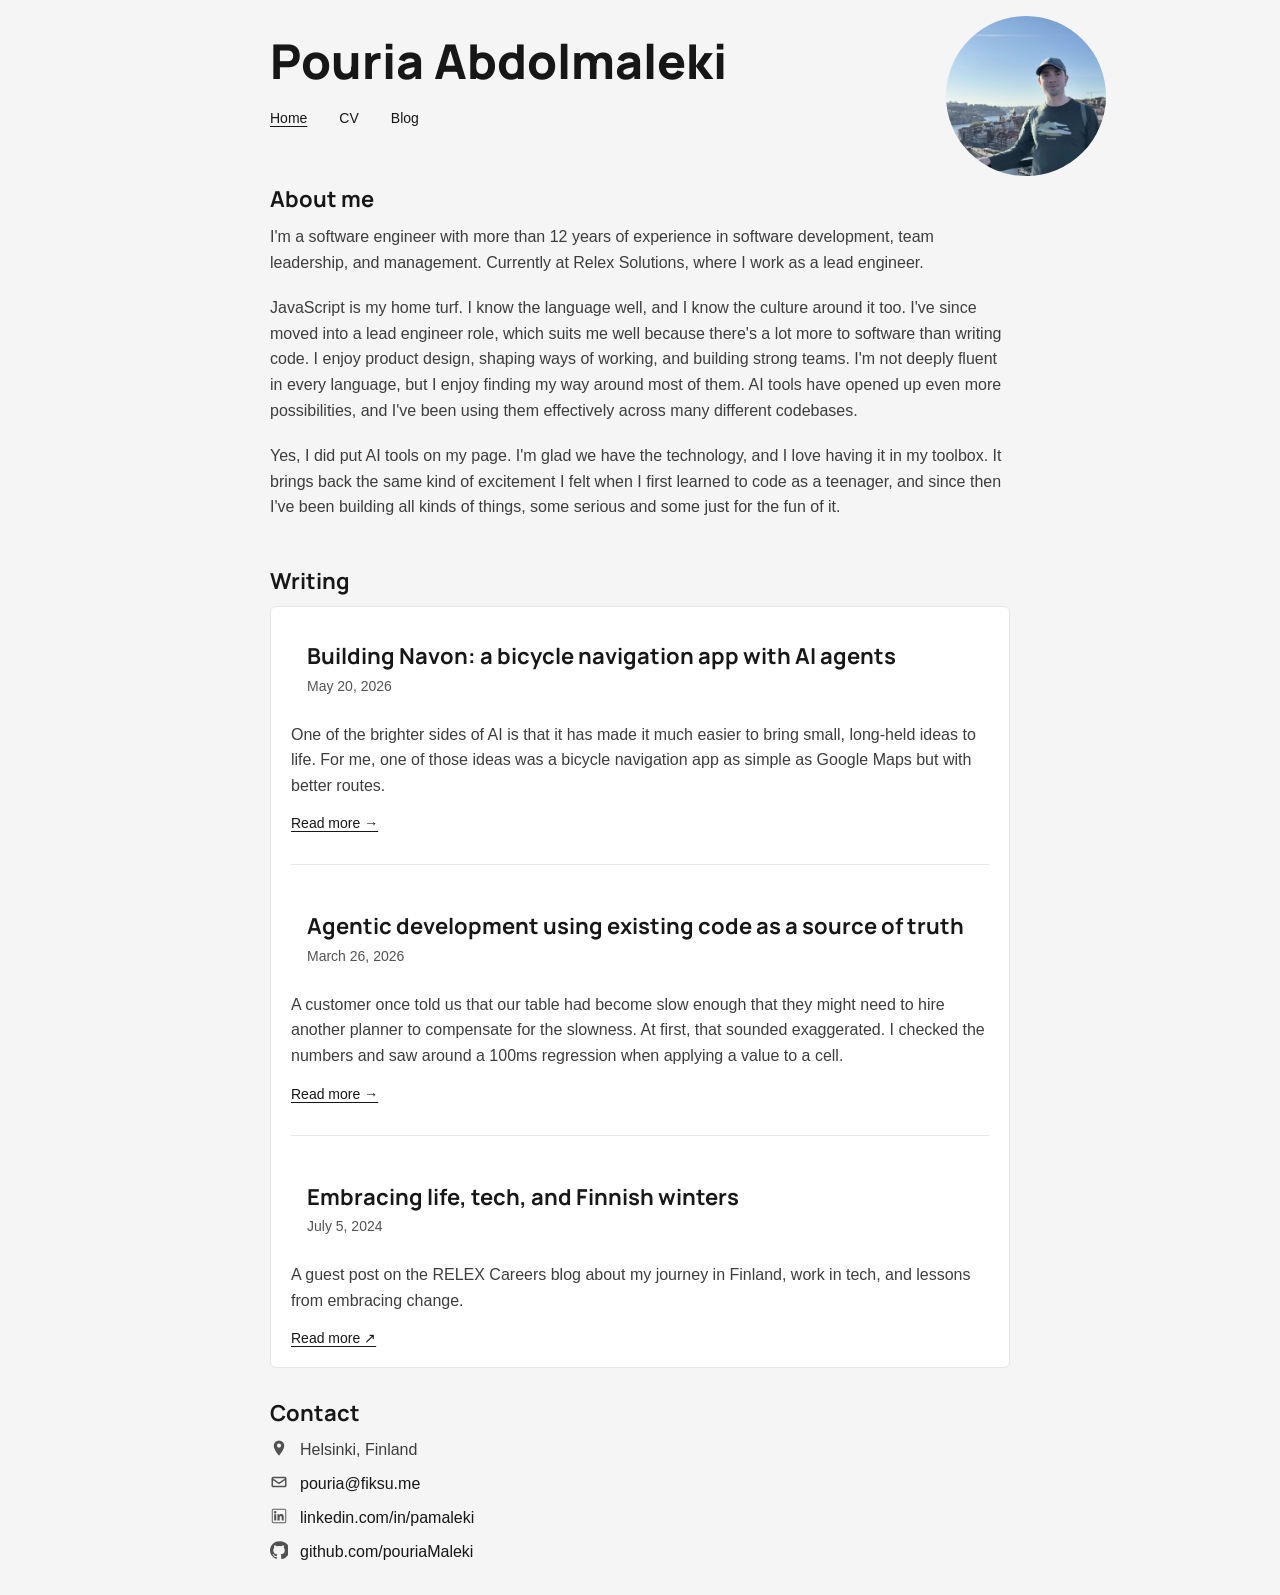
<file: index.html>
<!doctype html>
<html lang="en">

<head>
  <meta charset="utf-8" />
  <meta name="viewport" content="width=device-width, initial-scale=1" />
  <meta name="color-scheme" content="light dark" />
  <link rel="preconnect" href="https://fonts.googleapis.com" />
  <link rel="preconnect" href="https://fonts.gstatic.com" crossorigin />
  <link rel="stylesheet" href="https://fonts.googleapis.com/css2?family=Manrope:wght@700;800&display=swap" />
  <link rel="stylesheet" href="style.css" />
  <meta name="description" content="Lead engineer at RELEX Solutions with over 11 years of experience in software development, technical leadership, and engineering management." />
  <script type="module" src="components.js"></script>
  <title>Pouria Abdolmaleki – Lead Engineer</title>
</head>

<body>
  <a class="skip-link" href="#main-content">Skip to main content</a>

  <site-header current-page="home"></site-header>

  <main id="main-content">
    <section class="intro-section" aria-labelledby="about-title">
      <h2 id="about-title" class="section-title">About me</h2>
      <p>I'm a software engineer with more than <span id="years-exp">11</span> years of experience in software
        development, team leadership, and
        management. Currently at Relex Solutions, where I work as a lead engineer.
      </p>
      <script>
        const start = new Date(2014, 6); // July 2014
        const years = Math.floor((Date.now() - start) / (1000 * 60 * 60 * 24 * 365.25));
        document.getElementById("years-exp").textContent = years;
      </script>
      <p>JavaScript is my home turf. I know the language well, and I know the culture around it too. I've since moved
        into a
        lead engineer role, which suits me well because there's a lot more to
        software than writing code. I enjoy product design, shaping ways of working, and building strong teams. I'm not
        deeply fluent in every language, but I enjoy finding my way around most of them. AI tools have opened
        up even more possibilities, and I've been using them effectively across many
        different codebases.</p>
      <p>Yes, I did put AI tools on my page. I'm glad we have the technology, and I love having it in my toolbox. It
        brings back the same kind of excitement I felt when I first learned to code as a teenager, and since then I've
        been building all kinds of things, some serious and some just for the fun of it.</p>
    </section>
    <section class="writing-section" aria-labelledby="blog-title">
      <h2 id="blog-title" class="section-title">Writing</h2>
      <div class="post-card">
        <ul class="post-list-page">
          <li class="post-preview">
            <article>
              <header>
                <h3 class="post-preview-title">
                  <a href="blog/2026-05-20-navon.html">Building Navon: a bicycle navigation app with AI agents</a>
                </h3>
                <p class="post-preview-meta"><time datetime="2026-05-20">May 20, 2026</time></p>
              </header>
              <p class="post-preview-excerpt">One of the brighter sides of AI is that it has made it much easier to bring small, long-held ideas to life. For me, one of those ideas was a bicycle navigation app as simple as Google Maps but with better routes.</p>
              <a class="post-preview-link" href="blog/2026-05-20-navon.html">Read more →</a>
            </article>
          </li>
          <li class="post-preview">
            <article>
              <header>
                <h3 class="post-preview-title">
                  <a href="blog/2026-03-26-agentic-development.html">Agentic development using existing code as a source of truth</a>
                </h3>
                <p class="post-preview-meta"><time datetime="2026-03-26">March 26, 2026</time></p>
              </header>
              <p class="post-preview-excerpt">A customer once told us that our table had become slow enough that they might need to hire another planner to compensate for the slowness. At first, that sounded exaggerated. I checked the numbers and saw around a 100ms regression when applying a value to a cell.</p>
              <a class="post-preview-link" href="blog/2026-03-26-agentic-development.html">Read more →</a>
            </article>
          </li>
          <li class="post-preview">
            <article>
              <header>
                <h3 class="post-preview-title">
                  <a href="https://www.relexsolutions.com/careers/blog/embracing-life-tech-and-finnish-winters/" target="_blank" rel="noopener noreferrer">Embracing life, tech, and Finnish winters</a>
                </h3>
                <p class="post-preview-meta"><time datetime="2024-07-05">July 5, 2024</time></p>
              </header>
              <p class="post-preview-excerpt">A guest post on the RELEX Careers blog about my journey in Finland, work in tech, and lessons from embracing change.</p>
              <a class="post-preview-link" href="https://www.relexsolutions.com/careers/blog/embracing-life-tech-and-finnish-winters/" target="_blank" rel="noopener noreferrer">Read more ↗</a>
            </article>
          </li>
        </ul>
      </div>
    </section>
  </main>

  <site-footer></site-footer>
</body>

</html>
</file>
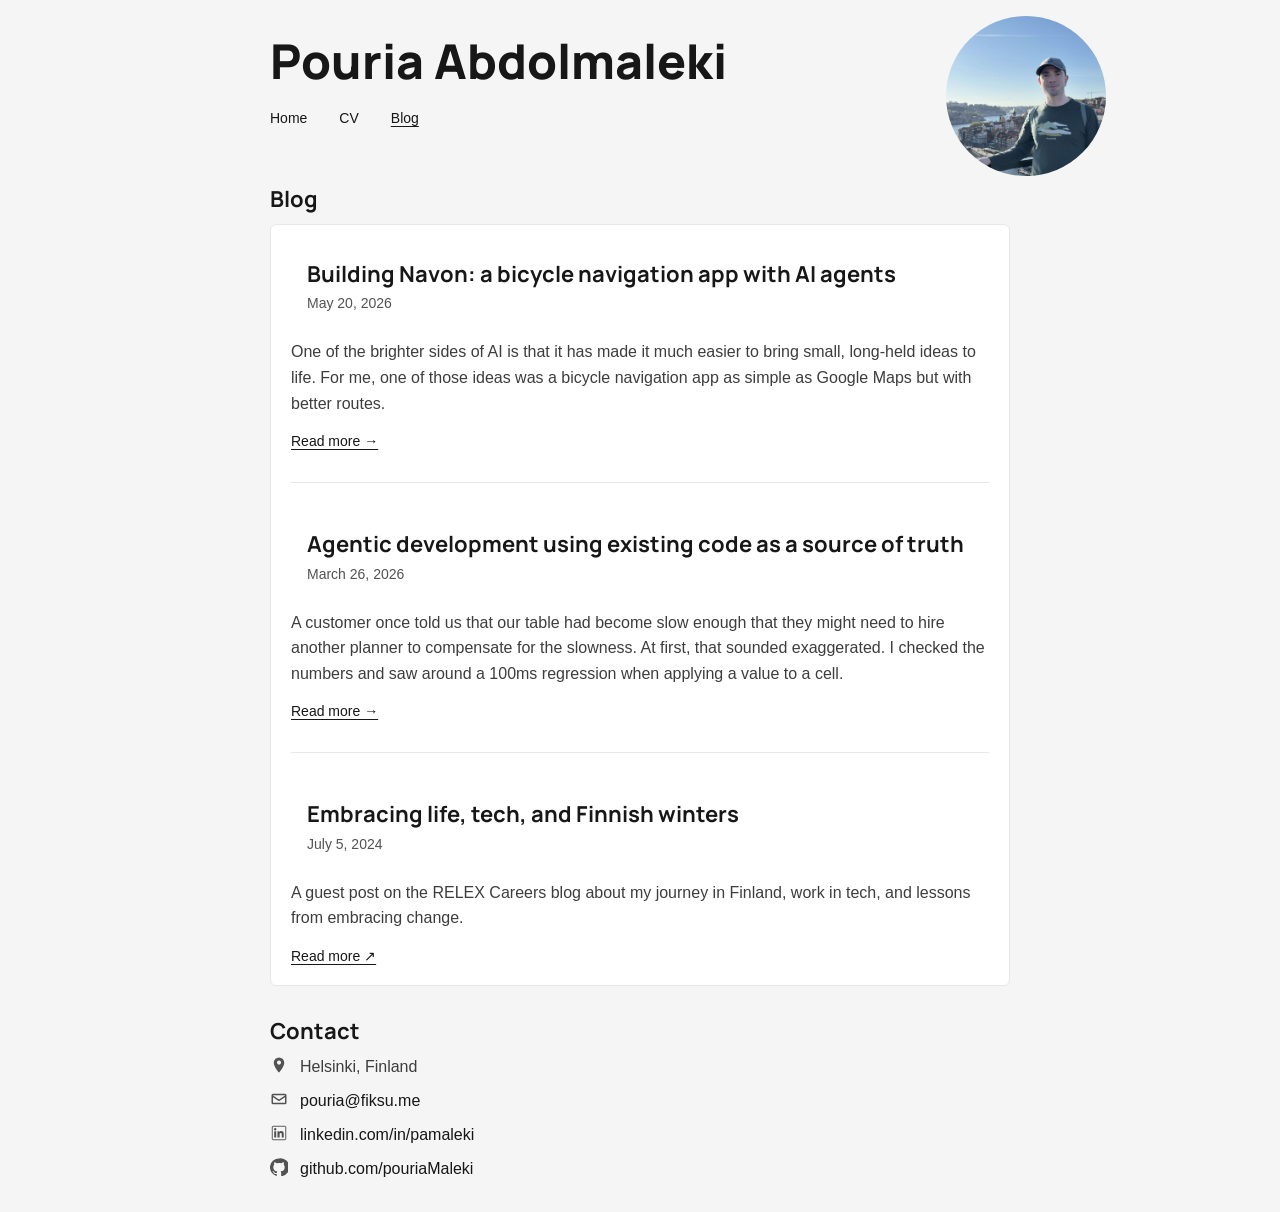
<file: blog.html>
<!doctype html>
<html lang="en">

<head>
  <meta charset="utf-8" />
  <meta name="viewport" content="width=device-width, initial-scale=1" />
  <meta name="color-scheme" content="light dark" />
  <link rel="preconnect" href="https://fonts.googleapis.com" />
  <link rel="preconnect" href="https://fonts.gstatic.com" crossorigin />
  <link rel="stylesheet" href="https://fonts.googleapis.com/css2?family=Manrope:wght@700;800&display=swap" />
  <link rel="stylesheet" href="style.css" />
  <meta name="description" content="Writing by Pouria Abdolmaleki on software engineering, technical leadership, and building great teams." />
  <script type="module" src="components.js"></script>
  <title>Blog | Pouria Abdolmaleki</title>
</head>

<body>
  <a class="skip-link" href="#main-content">Skip to main content</a>

  <site-header current-page="blog"></site-header>

  <main id="main-content">
    <section aria-labelledby="blog-title">
      <h2 id="blog-title" class="section-title">Blog</h2>

      <div class="post-card">
        <ul class="post-list-page">
          <li class="post-preview">
            <article>
              <header>
                <h3 class="post-preview-title">
                  <a href="blog/2026-05-20-navon.html">Building Navon: a bicycle navigation app with AI agents</a>
                </h3>
                <p class="post-preview-meta"><time datetime="2026-05-20">May 20, 2026</time></p>
              </header>
              <p class="post-preview-excerpt">One of the brighter sides of AI is that it has made it much easier to bring small, long-held ideas to life. For me, one of those ideas was a bicycle navigation app as simple as Google Maps but with better routes.</p>
              <a class="post-preview-link" href="blog/2026-05-20-navon.html">Read more →</a>
            </article>
          </li>
          <li class="post-preview">
            <article>
              <header>
                <h3 class="post-preview-title">
                  <a href="blog/2026-03-26-agentic-development.html">Agentic development using existing code as a source of truth</a>
                </h3>
                <p class="post-preview-meta"><time datetime="2026-03-26">March 26, 2026</time></p>
              </header>
              <p class="post-preview-excerpt">A customer once told us that our table had become slow enough that they might need to hire another planner to compensate for the slowness. At first, that sounded exaggerated. I checked the numbers and saw around a 100ms regression when applying a value to a cell.</p>
              <a class="post-preview-link" href="blog/2026-03-26-agentic-development.html">Read more →</a>
            </article>
          </li>
          <li class="post-preview">
            <article>
              <header>
                <h3 class="post-preview-title">
                  <a href="https://www.relexsolutions.com/careers/blog/embracing-life-tech-and-finnish-winters/" target="_blank" rel="noopener noreferrer">Embracing life, tech, and Finnish winters</a>
                </h3>
                <p class="post-preview-meta"><time datetime="2024-07-05">July 5, 2024</time></p>
              </header>
              <p class="post-preview-excerpt">A guest post on the RELEX Careers blog about my journey in Finland, work in tech, and lessons from embracing change.</p>
              <a class="post-preview-link" href="https://www.relexsolutions.com/careers/blog/embracing-life-tech-and-finnish-winters/" target="_blank" rel="noopener noreferrer">Read more ↗</a>
            </article>
          </li>
        </ul>
      </div>
    </section>
  </main>

  <site-footer></site-footer>
</body>

</html>
</file>
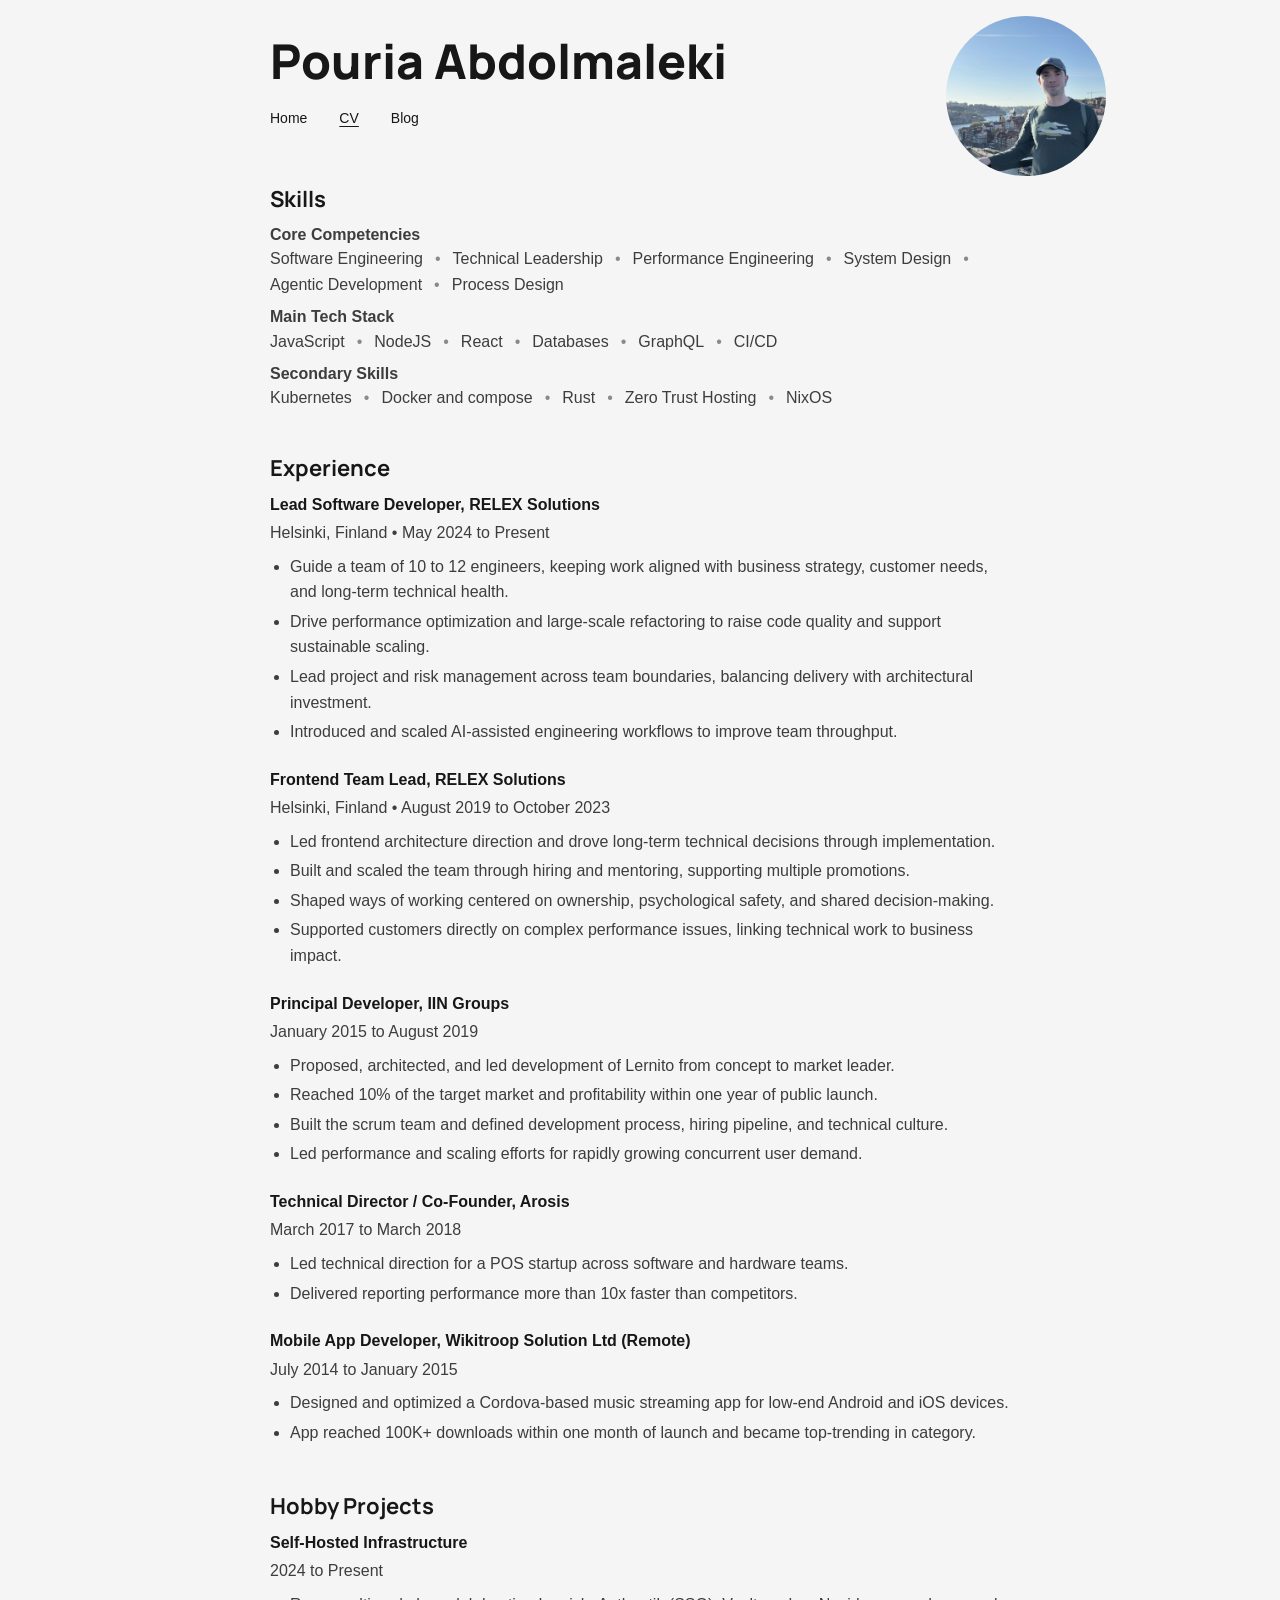
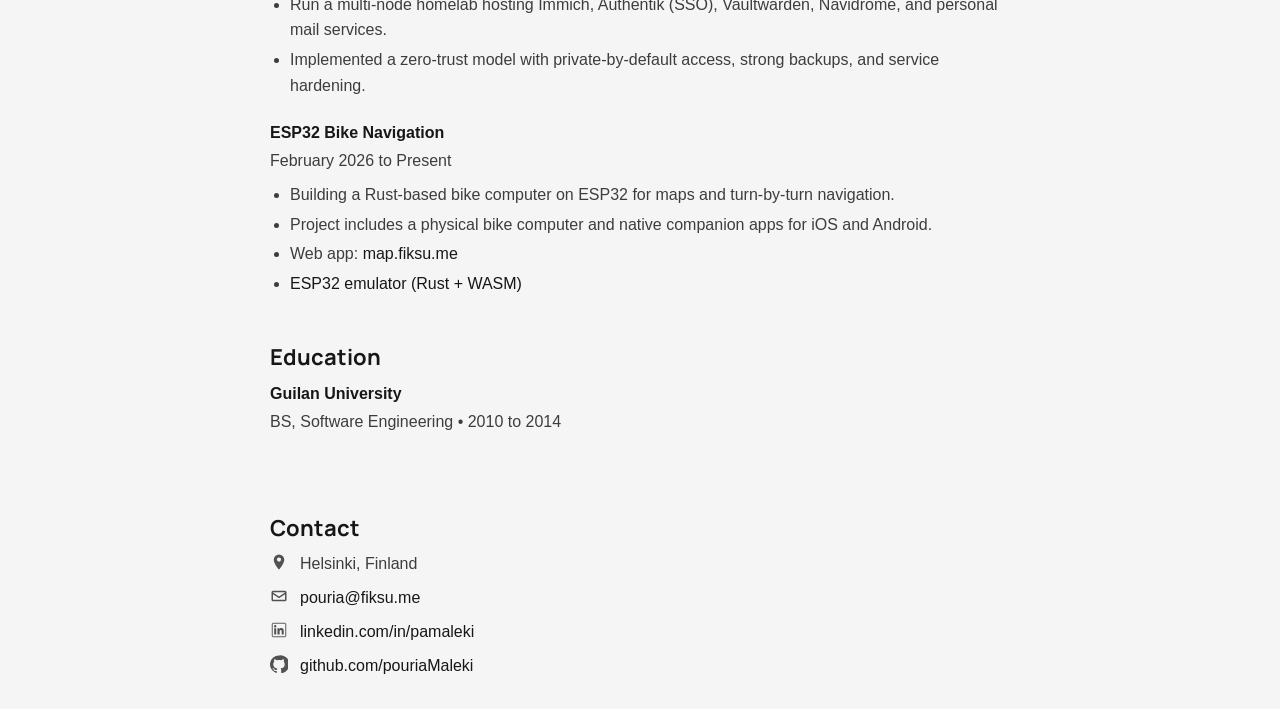
<file: cv.html>
<!doctype html>
<html lang="en">

<head>
  <meta charset="utf-8" />
  <meta name="viewport" content="width=device-width, initial-scale=1" />
  <meta name="color-scheme" content="light dark" />
  <link rel="preconnect" href="https://fonts.googleapis.com" />
  <link rel="preconnect" href="https://fonts.gstatic.com" crossorigin />
  <link rel="stylesheet" href="https://fonts.googleapis.com/css2?family=Manrope:wght@700;800&display=swap" />
  <link rel="stylesheet" href="style.css" />
  <link rel="stylesheet" href="cv-print.css" media="print" />
  <meta name="description"
    content="CV of Pouria Abdolmaleki – Lead Software Developer at RELEX Solutions. Skills, work experience, and hobby projects." />
  <script type="module" src="components.js"></script>
  <title>CV | Pouria Abdolmaleki</title>
</head>

<body>
  <a class="skip-link" href="#main-content">Skip to main content</a>

  <site-header current-page="cv"></site-header>

  <main id="main-content">
    <article aria-labelledby="cv-page-title">
      <section class="print-only" aria-label="Print contact summary" style="display:none">
        <div class="print-contact">
          <p>Helsinki, Finland</p>
          <p>pouria@fiksu.me</p>
          <p>Homepage: pouria.fiksu.me</p>
          <p>linkedin.com/in/pamaleki</p>
          <p>github.com/pouriaMaleki</p>
        </div>
      </section>

      <section class="print-only print-about" aria-labelledby="cv-about-print-title" style="display:none">
        <h2 id="cv-about-print-title" class="section-title">About</h2>
        <p>Software engineer with more than 11 years of experience in software development, technical leadership, and
          engineering management. Strong background in JavaScript, frontend architecture, and performance engineering,
          combined with a practical interest in product design, team development, and software delivery process design.
          Most interested in principal or engineering management roles where I can remain hands-on, guide architectural
          direction, and help teams solve complex product and engineering challenges.</p>
      </section>

      <section class="cv-section" aria-labelledby="cv-skills-title">
        <h2 id="cv-skills-title" class="section-title">Skills</h2>

        <section class="cv-subsection" aria-labelledby="cv-core-competencies-title">
          <h3 id="cv-core-competencies-title" class="cv-subsection-title">Core Competencies</h3>
          <ul class="chip-list" aria-label="Core competencies">
            <li>Software Engineering</li>
            <li>Technical Leadership</li>
            <li>Performance Engineering</li>
            <li>System Design</li>
            <li>Agentic Development</li>
            <li>Process Design</li>
          </ul>
        </section>

        <section class="cv-subsection" aria-labelledby="cv-main-techstack-title">
          <h3 id="cv-main-techstack-title" class="cv-subsection-title">Main Tech Stack</h3>
          <ul class="chip-list" aria-label="Main tech stack">
            <li>JavaScript</li>
            <li>NodeJS</li>
            <li>React</li>
            <li>Databases</li>
            <li>GraphQL</li>
            <li>CI/CD</li>
          </ul>
        </section>

        <section class="cv-subsection" aria-labelledby="cv-secondary-skills-title">
          <h3 id="cv-secondary-skills-title" class="cv-subsection-title">Secondary Skills</h3>
          <ul class="chip-list" aria-label="Secondary skills">
            <li>Kubernetes</li>
            <li>Docker and compose</li>
            <li>Rust</li>
            <li>Zero Trust Hosting</li>
            <li>NixOS</li>
          </ul>
        </section>
      </section>

      <section class="cv-section" aria-labelledby="cv-experience-title">
        <h2 id="cv-experience-title" class="section-title">Experience</h2>

        <section class="experience-item" aria-labelledby="exp-relex-current-title">
          <h3 id="exp-relex-current-title">Lead Software Developer, RELEX Solutions</h3>
          <p class="experience-meta">Helsinki, Finland • May 2024 to Present</p>
          <ul>
            <li>Guide a team of 10 to 12 engineers, keeping work aligned with business strategy, customer needs, and
              long-term technical health.</li>
            <li>Drive performance optimization and large-scale refactoring to raise code quality and support sustainable
              scaling.</li>
            <li>Lead project and risk management across team boundaries, balancing delivery with architectural
              investment.</li>
            <li>Introduced and scaled AI-assisted engineering workflows to improve team throughput.</li>
          </ul>
        </section>

        <section class="experience-item" aria-labelledby="exp-relex-lead-title">
          <h3 id="exp-relex-lead-title">Frontend Team Lead, RELEX Solutions</h3>
          <p class="experience-meta">Helsinki, Finland • August 2019 to October 2023</p>
          <ul>
            <li>Led frontend architecture direction and drove long-term technical decisions through implementation.</li>
            <li>Built and scaled the team through hiring and mentoring, supporting multiple promotions.</li>
            <li>Shaped ways of working centered on ownership, psychological safety, and shared decision-making.</li>
            <li>Supported customers directly on complex performance issues, linking technical work to business impact.
            </li>
          </ul>
        </section>

        <section class="experience-item" aria-labelledby="exp-iin-title">
          <h3 id="exp-iin-title">Principal Developer, IIN Groups</h3>
          <p class="experience-meta">January 2015 to August 2019</p>
          <ul>
            <li>Proposed, architected, and led development of Lernito from concept to market leader.</li>
            <li>Reached 10% of the target market and profitability within one year of public launch.</li>
            <li>Built the scrum team and defined development process, hiring pipeline, and technical culture.</li>
            <li>Led performance and scaling efforts for rapidly growing concurrent user demand.</li>
          </ul>
        </section>

        <section class="experience-item" aria-labelledby="exp-arosis-title">
          <h3 id="exp-arosis-title">Technical Director / Co-Founder, Arosis</h3>
          <p class="experience-meta">March 2017 to March 2018</p>
          <ul>
            <li>Led technical direction for a POS startup across software and hardware teams.</li>
            <li>Delivered reporting performance more than 10x faster than competitors.</li>
          </ul>
        </section>

        <section class="experience-item" aria-labelledby="exp-wikitroop-title">
          <h3 id="exp-wikitroop-title">Mobile App Developer, Wikitroop Solution Ltd (Remote)</h3>
          <p class="experience-meta">July 2014 to January 2015</p>
          <ul>
            <li>Designed and optimized a Cordova-based music streaming app for low-end Android and iOS devices.</li>
            <li>App reached 100K+ downloads within one month of launch and became top-trending in category.</li>
          </ul>
        </section>
      </section>

      <section class="cv-section" aria-labelledby="cv-projects-title">
        <h2 id="cv-projects-title" class="section-title">Hobby Projects</h2>

        <section class="experience-item" aria-labelledby="exp-homelab-title">
          <h3 id="exp-homelab-title">Self-Hosted Infrastructure</h3>
          <p class="experience-meta">2024 to Present</p>
          <ul>
            <li>Run a multi-node homelab hosting Immich, Authentik (SSO), Vaultwarden, Navidrome, and personal mail
              services.</li>
            <li>Implemented a zero-trust model with private-by-default access, strong backups, and service hardening.
            </li>
          </ul>
        </section>

        <section class="experience-item" aria-labelledby="exp-esp32-title">
          <h3 id="exp-esp32-title">ESP32 Bike Navigation</h3>
          <p class="experience-meta">February 2026 to Present</p>
          <ul>
            <li>Building a Rust-based bike computer on ESP32 for maps and turn-by-turn navigation.</li>
            <li>Project includes a physical bike computer and native companion apps for iOS and Android.</li>
            <li>Web app: <a href="https://map.fiksu.me">map.fiksu.me</a></li>
            <li><a href="https://map.fiksu.me/emulator">ESP32 emulator (Rust + WASM)</a></li>
          </ul>
        </section>
      </section>

      <section class="cv-section" aria-labelledby="cv-education-title">
        <h2 id="cv-education-title" class="section-title">Education</h2>
        <section class="experience-item" aria-labelledby="edu-guilan-title">
          <h3 id="edu-guilan-title">Guilan University</h3>
          <p class="experience-meta">BS, Software Engineering • 2010 to 2014</p>
        </section>
      </section>
    </article>
  </main>

  <site-footer></site-footer>
</body>

</html>
</file>
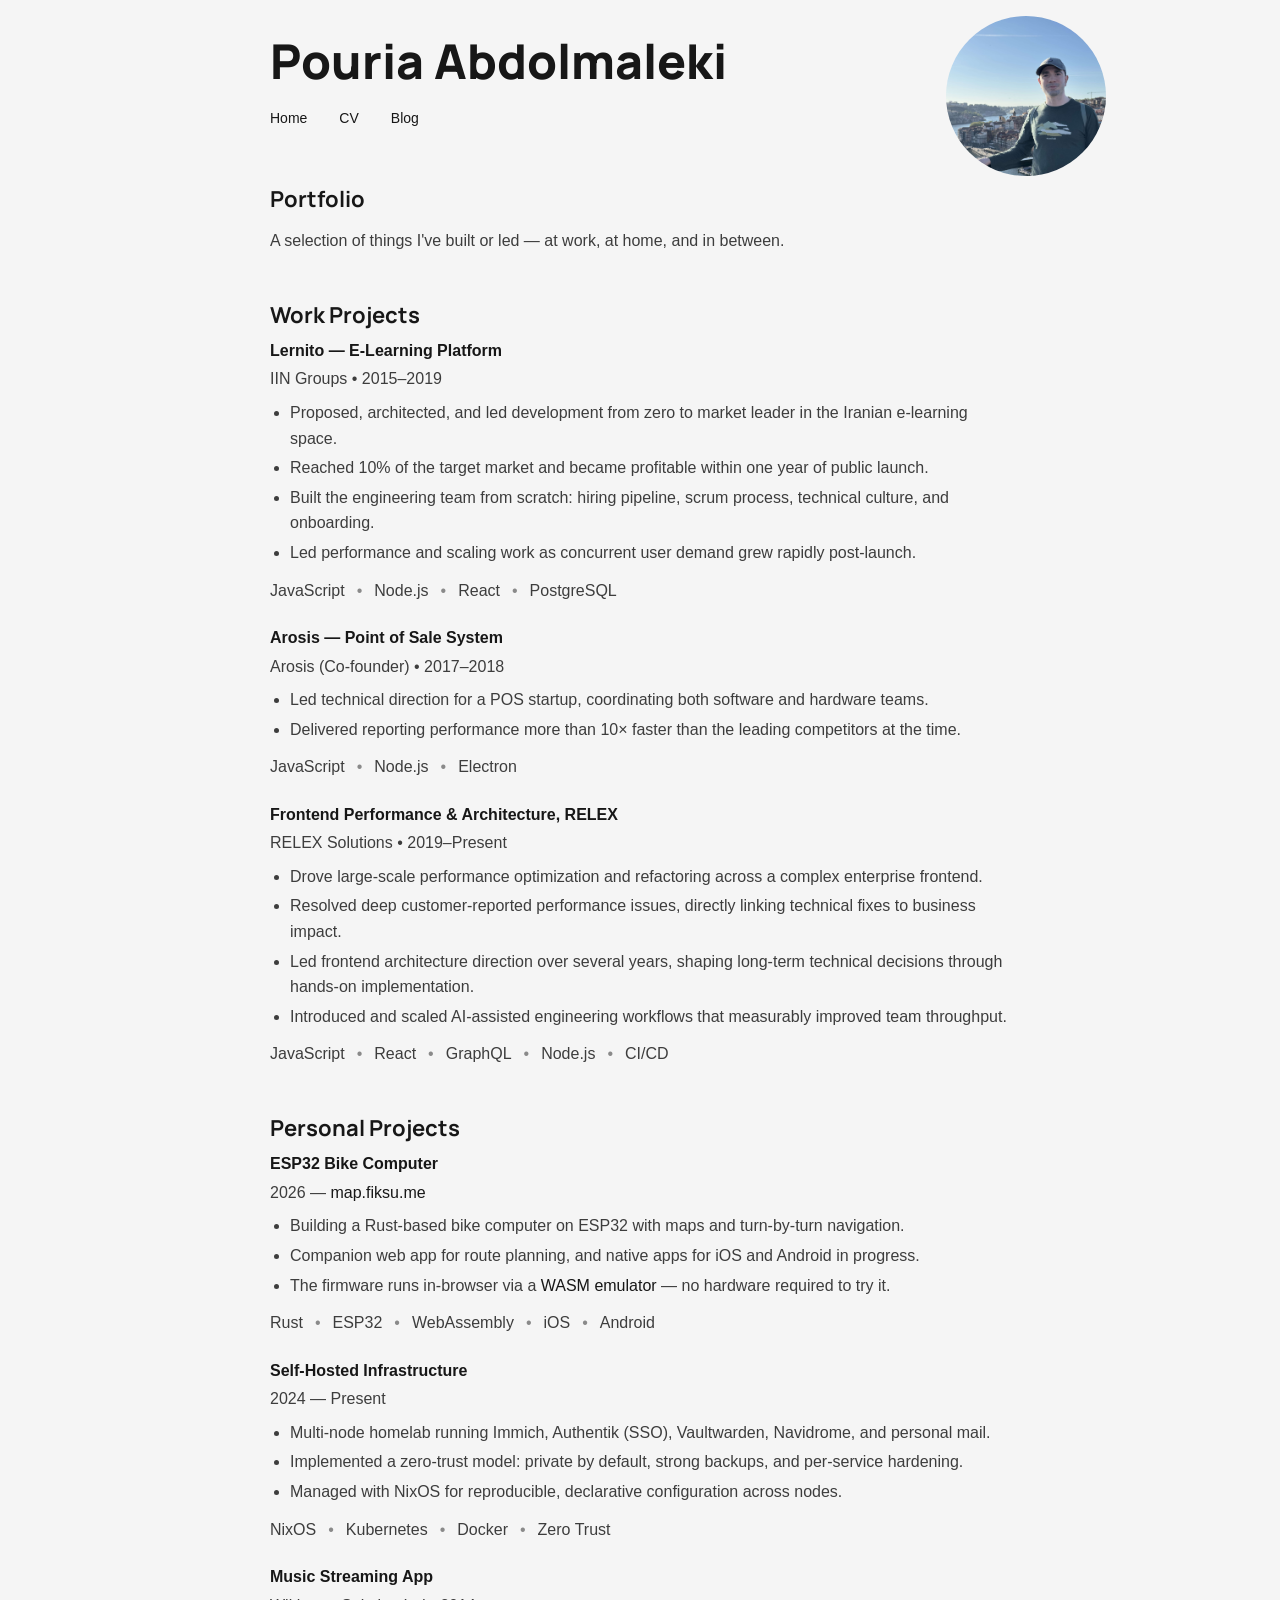
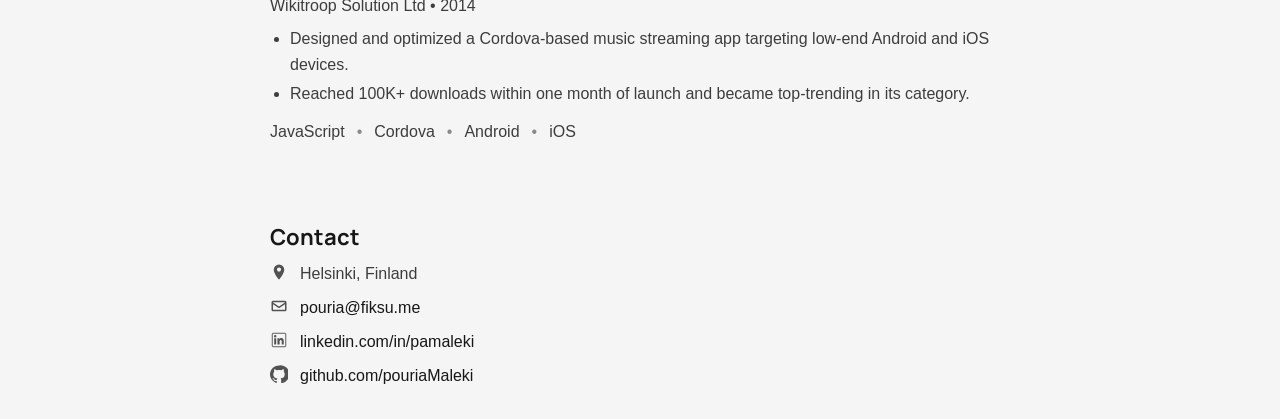
<file: portfolio.html>
<!doctype html>
<html lang="en">

<head>
  <meta charset="utf-8" />
  <meta name="viewport" content="width=device-width, initial-scale=1" />
  <meta name="color-scheme" content="light dark" />
  <link rel="preconnect" href="https://fonts.googleapis.com" />
  <link rel="preconnect" href="https://fonts.gstatic.com" crossorigin />
  <link rel="stylesheet" href="https://fonts.googleapis.com/css2?family=Manrope:wght@700;800&display=swap" />
  <link rel="stylesheet" href="style.css" />
  <meta name="description" content="A selection of work and personal projects by Pouria Abdolmaleki, including Lernito, Arosis, an ESP32 bike computer, and more." />
  <script type="module" src="components.js"></script>
  <title>Portfolio | Pouria Abdolmaleki</title>
</head>

<body>
  <a class="skip-link" href="#main-content">Skip to main content</a>

  <site-header current-page="portfolio"></site-header>

  <main id="main-content">
    <section class="cv-section" aria-labelledby="portfolio-intro-title">
      <h2 id="portfolio-intro-title" class="section-title">Portfolio</h2>
      <p class="intro-text">A selection of things I've built or led — at work, at home, and in between.</p>
    </section>

    <section class="cv-section" aria-labelledby="portfolio-work-title">
      <h2 id="portfolio-work-title" class="section-title">Work Projects</h2>

      <article class="experience-item" aria-labelledby="proj-lernito-title">
        <h3 id="proj-lernito-title">Lernito — E-Learning Platform</h3>
        <p class="experience-meta">IIN Groups • 2015–2019</p>
        <ul>
          <li>Proposed, architected, and led development from zero to market leader in the Iranian e-learning space.</li>
          <li>Reached 10% of the target market and became profitable within one year of public launch.</li>
          <li>Built the engineering team from scratch: hiring pipeline, scrum process, technical culture, and onboarding.</li>
          <li>Led performance and scaling work as concurrent user demand grew rapidly post-launch.</li>
        </ul>
        <ul class="chip-list" style="margin-top: var(--sp-3);" aria-label="Technologies used">
          <li>JavaScript</li>
          <li>Node.js</li>
          <li>React</li>
          <li>PostgreSQL</li>
        </ul>
      </article>

      <article class="experience-item" aria-labelledby="proj-arosis-title">
        <h3 id="proj-arosis-title">Arosis — Point of Sale System</h3>
        <p class="experience-meta">Arosis (Co-founder) • 2017–2018</p>
        <ul>
          <li>Led technical direction for a POS startup, coordinating both software and hardware teams.</li>
          <li>Delivered reporting performance more than 10× faster than the leading competitors at the time.</li>
        </ul>
        <ul class="chip-list" style="margin-top: var(--sp-3);" aria-label="Technologies used">
          <li>JavaScript</li>
          <li>Node.js</li>
          <li>Electron</li>
        </ul>
      </article>

      <article class="experience-item" aria-labelledby="proj-relex-perf-title">
        <h3 id="proj-relex-perf-title">Frontend Performance & Architecture, RELEX</h3>
        <p class="experience-meta">RELEX Solutions • 2019–Present</p>
        <ul>
          <li>Drove large-scale performance optimization and refactoring across a complex enterprise frontend.</li>
          <li>Resolved deep customer-reported performance issues, directly linking technical fixes to business impact.</li>
          <li>Led frontend architecture direction over several years, shaping long-term technical decisions through hands-on implementation.</li>
          <li>Introduced and scaled AI-assisted engineering workflows that measurably improved team throughput.</li>
        </ul>
        <ul class="chip-list" style="margin-top: var(--sp-3);" aria-label="Technologies used">
          <li>JavaScript</li>
          <li>React</li>
          <li>GraphQL</li>
          <li>Node.js</li>
          <li>CI/CD</li>
        </ul>
      </article>
    </section>

    <section class="cv-section" aria-labelledby="portfolio-personal-title">
      <h2 id="portfolio-personal-title" class="section-title">Personal Projects</h2>

      <article class="experience-item" aria-labelledby="proj-bike-title">
        <h3 id="proj-bike-title">ESP32 Bike Computer</h3>
        <p class="experience-meta">2026 — <a href="https://map.fiksu.me">map.fiksu.me</a></p>
        <ul>
          <li>Building a Rust-based bike computer on ESP32 with maps and turn-by-turn navigation.</li>
          <li>Companion web app for route planning, and native apps for iOS and Android in progress.</li>
          <li>The firmware runs in-browser via a <a href="https://map.fiksu.me/emulator">WASM emulator</a> — no hardware required to try it.</li>
        </ul>
        <ul class="chip-list" style="margin-top: var(--sp-3);" aria-label="Technologies used">
          <li>Rust</li>
          <li>ESP32</li>
          <li>WebAssembly</li>
          <li>iOS</li>
          <li>Android</li>
        </ul>
      </article>

      <article class="experience-item" aria-labelledby="proj-homelab-title">
        <h3 id="proj-homelab-title">Self-Hosted Infrastructure</h3>
        <p class="experience-meta">2024 — Present</p>
        <ul>
          <li>Multi-node homelab running Immich, Authentik (SSO), Vaultwarden, Navidrome, and personal mail.</li>
          <li>Implemented a zero-trust model: private by default, strong backups, and per-service hardening.</li>
          <li>Managed with NixOS for reproducible, declarative configuration across nodes.</li>
        </ul>
        <ul class="chip-list" style="margin-top: var(--sp-3);" aria-label="Technologies used">
          <li>NixOS</li>
          <li>Kubernetes</li>
          <li>Docker</li>
          <li>Zero Trust</li>
        </ul>
      </article>

      <article class="experience-item" aria-labelledby="proj-music-title">
        <h3 id="proj-music-title">Music Streaming App</h3>
        <p class="experience-meta">Wikitroop Solution Ltd • 2014</p>
        <ul>
          <li>Designed and optimized a Cordova-based music streaming app targeting low-end Android and iOS devices.</li>
          <li>Reached 100K+ downloads within one month of launch and became top-trending in its category.</li>
        </ul>
        <ul class="chip-list" style="margin-top: var(--sp-3);" aria-label="Technologies used">
          <li>JavaScript</li>
          <li>Cordova</li>
          <li>Android</li>
          <li>iOS</li>
        </ul>
      </article>
    </section>
  </main>

  <site-footer></site-footer>
</body>

</html>
</file>
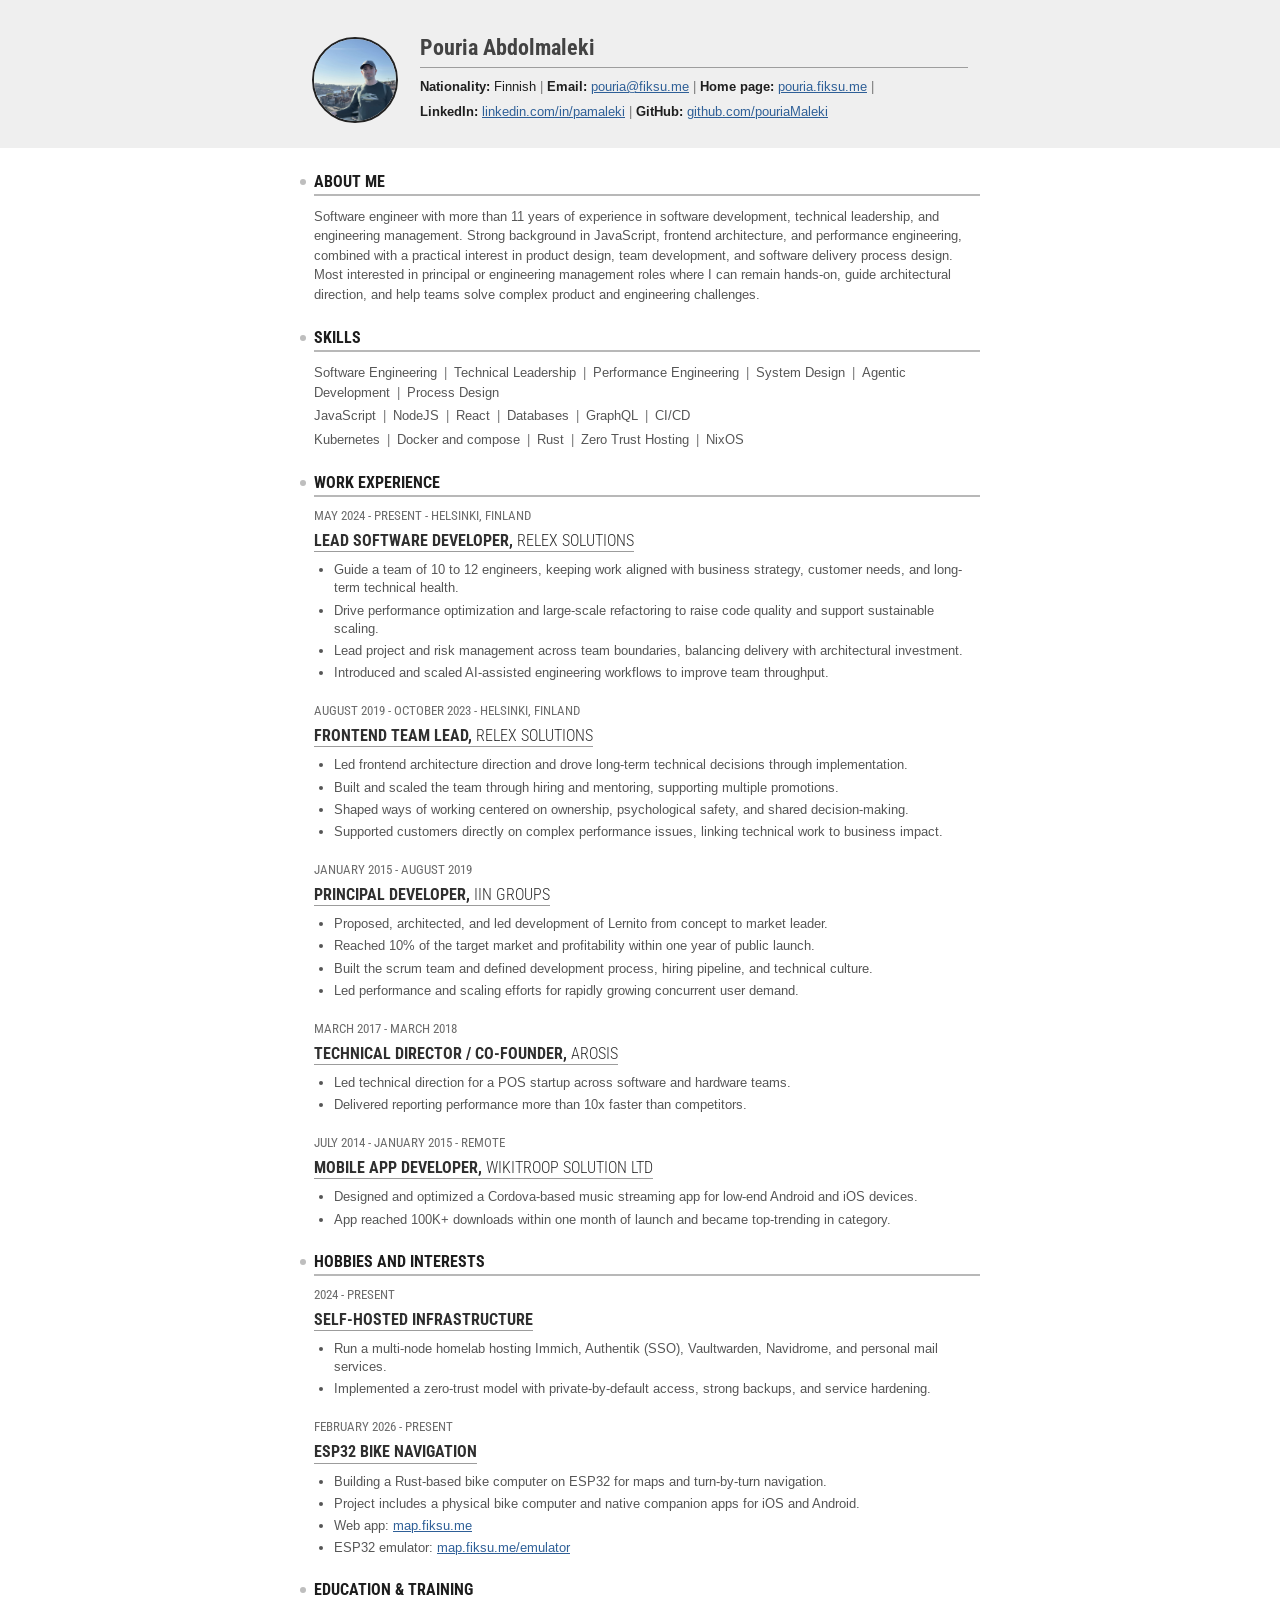
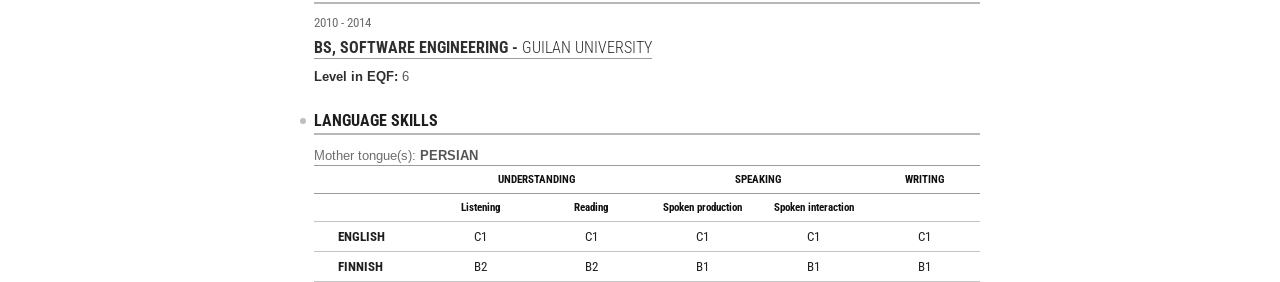
<file: resume.html>
<!doctype html>
<html lang="en">

<head>
  <meta charset="utf-8" />
  <meta name="viewport" content="width=device-width, initial-scale=1" />
  <link rel="preconnect" href="https://fonts.googleapis.com" />
  <link rel="preconnect" href="https://fonts.gstatic.com" crossorigin />
  <link rel="stylesheet"
    href="https://fonts.googleapis.com/css2?family=Roboto+Condensed:wght@300;400;700&family=Arimo:wght@400;700&display=swap" />
  <link rel="stylesheet" href="resume.css" />
  <meta name="description" content="Resume of Pouria Abdolmaleki – Lead Software Developer with 11+ years of experience in software engineering, technical leadership, and performance engineering." />
  <title>Resume | Pouria Abdolmaleki</title>
</head>

<body>
  <a class="resume-skip-link" href="#main-content">Skip to main content</a>

  <main id="main-content" class="resume-page">
    <article class="resume-document" aria-labelledby="resume-page-title">
      <header class="resume-header">
        <img src="profile.jpg" alt="Portrait of Pouria Abdolmaleki" class="resume-photo" />

        <div class="resume-header-content">
          <h1 id="resume-page-title" class="resume-name">Pouria Abdolmaleki</h1>
          <div class="resume-header-rule" aria-hidden="true"></div>
          <p class="resume-facts">
            <span><strong>Nationality:</strong> Finnish</span>
            <span><strong>Email:</strong> <a href="mailto:pouria@fiksu.me">pouria@fiksu.me</a></span>
            <span><strong>Home page:</strong> <a href="https://pouria.fiksu.me">pouria.fiksu.me</a></span>
            <span><strong>LinkedIn:</strong> <a
                href="https://www.linkedin.com/in/pamaleki/">linkedin.com/in/pamaleki</a></span>
            <span><strong>GitHub:</strong> <a href="https://github.com/pouriaMaleki">github.com/pouriaMaleki</a></span>
          </p>
        </div>
      </header>

      <section class="resume-section" aria-labelledby="about-title">
        <div class="resume-marker" aria-hidden="true"></div>
        <div class="resume-section-body">
          <div class="resume-section-heading">
            <h2 id="about-title" class="resume-section-title">ABOUT ME</h2>
            <div class="resume-divider" aria-hidden="true"></div>
          </div>
          <p class="resume-inline-text">Software engineer with more than 11 years of experience in software
            development, technical leadership, and engineering management. Strong background in JavaScript, frontend
            architecture, and performance engineering, combined with a practical interest in
            product design, team development, and software delivery process design. Most interested in principal or
            engineering management roles where I can remain hands-on, guide architectural direction,
            and help teams solve complex product and engineering challenges.</p>
        </div>
      </section>

      <section class="resume-section" aria-labelledby="skills-title">
        <div class="resume-marker" aria-hidden="true"></div>
        <div class="resume-section-body">
          <div class="resume-section-heading">
            <h2 id="skills-title" class="resume-section-title">SKILLS</h2>
            <div class="resume-divider" aria-hidden="true"></div>
          </div>
          <ul class="resume-skills-list">
            <li>Software Engineering</li>
            <li>Technical Leadership</li>
            <li>Performance Engineering</li>
            <li>System Design</li>
            <li>Agentic Development</li>
            <li>Process Design</li>
          </ul>
          <ul class="resume-skills-list">
            <li>JavaScript</li>
            <li>NodeJS</li>
            <li>React</li>
            <li>Databases</li>
            <li>GraphQL</li>
            <li>CI/CD</li>
          </ul>
          <ul class="resume-skills-list">
            <li>Kubernetes</li>
            <li>Docker and compose</li>
            <li>Rust</li>
            <li>Zero Trust Hosting</li>
            <li>NixOS</li>
          </ul>
        </div>
      </section>

      <section class="resume-section" aria-labelledby="experience-title">
        <div class="resume-marker" aria-hidden="true"></div>
        <div class="resume-section-body">
          <div class="resume-section-heading">
            <h2 id="experience-title" class="resume-section-title">WORK EXPERIENCE</h2>
            <div class="resume-divider" aria-hidden="true"></div>
          </div>
          <section class="resume-entry">
            <p class="resume-entry-period">MAY 2024 - PRESENT - HELSINKI, FINLAND</p>
            <h3 class="resume-entry-title"><span class="resume-entry-role">LEAD SOFTWARE DEVELOPER,</span> <span
                class="resume-entry-org-name">RELEX SOLUTIONS</span></h3>
            <ul class="resume-list">
              <li>Guide a team of 10 to 12 engineers, keeping work aligned with business strategy, customer needs, and
                long-term technical health.</li>
              <li>Drive performance optimization and large-scale refactoring to raise code quality and support
                sustainable scaling.</li>
              <li>Lead project and risk management across team boundaries, balancing delivery with architectural
                investment.</li>
              <li>Introduced and scaled AI-assisted engineering workflows to improve team throughput.</li>
            </ul>
          </section>

          <section class="resume-entry">
            <p class="resume-entry-period">AUGUST 2019 - OCTOBER 2023 - HELSINKI, FINLAND</p>
            <h3 class="resume-entry-title"><span class="resume-entry-role">FRONTEND TEAM LEAD,</span> <span
                class="resume-entry-org-name">RELEX SOLUTIONS</span></h3>
            <ul class="resume-list">
              <li>Led frontend architecture direction and drove long-term technical decisions through implementation.
              </li>
              <li>Built and scaled the team through hiring and mentoring, supporting multiple promotions.</li>
              <li>Shaped ways of working centered on ownership, psychological safety, and shared decision-making.</li>
              <li>Supported customers directly on complex performance issues, linking technical work to business impact.
              </li>
            </ul>
          </section>

          <section class="resume-entry">
            <p class="resume-entry-period">JANUARY 2015 - AUGUST 2019</p>
            <h3 class="resume-entry-title"><span class="resume-entry-role">PRINCIPAL DEVELOPER,</span> <span
                class="resume-entry-org-name">IIN GROUPS</span></h3>
            <ul class="resume-list">
              <li>Proposed, architected, and led development of Lernito from concept to market leader.</li>
              <li>Reached 10% of the target market and profitability within one year of public launch.</li>
              <li>Built the scrum team and defined development process, hiring pipeline, and technical culture.</li>
              <li>Led performance and scaling efforts for rapidly growing concurrent user demand.</li>
            </ul>
          </section>

          <section class="resume-entry">
            <p class="resume-entry-period">MARCH 2017 - MARCH 2018</p>
            <h3 class="resume-entry-title"><span class="resume-entry-role">TECHNICAL DIRECTOR / CO-FOUNDER,</span>
              <span class="resume-entry-org-name">AROSIS</span>
            </h3>
            <ul class="resume-list">
              <li>Led technical direction for a POS startup across software and hardware teams.</li>
              <li>Delivered reporting performance more than 10x faster than competitors.</li>
            </ul>
          </section>

          <section class="resume-entry">
            <p class="resume-entry-period">JULY 2014 - JANUARY 2015 - REMOTE</p>
            <h3 class="resume-entry-title"><span class="resume-entry-role">MOBILE APP DEVELOPER,</span> <span
                class="resume-entry-org-name">WIKITROOP SOLUTION LTD</span></h3>
            <ul class="resume-list">
              <li>Designed and optimized a Cordova-based music streaming app for low-end Android and iOS devices.</li>
              <li>App reached 100K+ downloads within one month of launch and became top-trending in category.</li>
            </ul>
          </section>
        </div>
      </section>

      <section class="resume-section" aria-labelledby="hobbies-title">
        <div class="resume-marker" aria-hidden="true"></div>
        <div class="resume-section-body">
          <div class="resume-section-heading">
            <h2 id="hobbies-title" class="resume-section-title">HOBBIES AND INTERESTS</h2>
            <div class="resume-divider" aria-hidden="true"></div>
          </div>

          <section class="resume-entry">
            <p class="resume-entry-period">2024 - PRESENT</p>
            <h3 class="resume-entry-title"><span class="resume-entry-role">SELF-HOSTED INFRASTRUCTURE</span></h3>
            <ul class="resume-list">
              <li>Run a multi-node homelab hosting Immich, Authentik (SSO), Vaultwarden, Navidrome, and personal mail
                services.</li>
              <li>Implemented a zero-trust model with private-by-default access, strong backups, and service hardening.
              </li>
            </ul>
          </section>

          <section class="resume-entry">
            <p class="resume-entry-period">FEBRUARY 2026 - PRESENT</p>
            <h3 class="resume-entry-title"><span class="resume-entry-role">ESP32 BIKE NAVIGATION</span></h3>
            <ul class="resume-list">
              <li>Building a Rust-based bike computer on ESP32 for maps and turn-by-turn navigation.</li>
              <li>Project includes a physical bike computer and native companion apps for iOS and Android.</li>
              <li>Web app: <a href="https://map.fiksu.me">map.fiksu.me</a></li>
              <li>ESP32 emulator: <a href="https://map.fiksu.me/emulator">map.fiksu.me/emulator</a></li>
            </ul>
          </section>
        </div>
      </section>

      <section class="resume-section" aria-labelledby="education-title">
        <div class="resume-marker" aria-hidden="true"></div>
        <div class="resume-section-body">
          <div class="resume-section-heading">
            <h2 id="education-title" class="resume-section-title">EDUCATION &amp; TRAINING</h2>
            <div class="resume-divider" aria-hidden="true"></div>
          </div>
          <section class="resume-entry">
            <p class="resume-entry-period">2010 - 2014</p>
            <h3 class="resume-entry-title"><span class="resume-entry-role">BS, SOFTWARE ENGINEERING -</span> <span
                class="resume-entry-org-name">GUILAN UNIVERSITY</span></h3>
            <p class="resume-entry-meta"><span class="resume-entry-meta-label">Level in EQF:</span> <span
                class="resume-entry-meta-value">6</span></p>
          </section>
        </div>
      </section>

      <section class="resume-section" aria-labelledby="language-title">
        <div class="resume-marker" aria-hidden="true"></div>
        <div class="resume-section-body">
          <div class="resume-section-heading">
            <h2 id="language-title" class="resume-section-title">LANGUAGE SKILLS</h2>
            <div class="resume-divider" aria-hidden="true"></div>
          </div>
          <p class="resume-inline-text"><span class="resume-label">Mother tongue(s):</span> <strong>PERSIAN</strong></p>
          <table class="resume-language-table">
            <caption>Language skills</caption>
            <thead>
              <tr class="resume-language-groups">
                <th scope="col"></th>
                <th scope="col" colspan="2">UNDERSTANDING</th>
                <th scope="col" colspan="2">SPEAKING</th>
                <th scope="col">WRITING</th>
              </tr>
              <tr class="resume-language-subhead">
                <th scope="col"></th>
                <th scope="col">Listening</th>
                <th scope="col">Reading</th>
                <th scope="col">Spoken production</th>
                <th scope="col">Spoken interaction</th>
                <th scope="col"></th>
              </tr>
            </thead>
            <tbody>
              <tr>
                <th scope="row">ENGLISH</th>
                <td>C1</td>
                <td>C1</td>
                <td>C1</td>
                <td>C1</td>
                <td>C1</td>
              </tr>
              <tr>
                <th scope="row">FINNISH</th>
                <td>B2</td>
                <td>B2</td>
                <td>B1</td>
                <td>B1</td>
                <td>B1</td>
              </tr>
            </tbody>
          </table>
        </div>
      </section>
    </article>
  </main>
</body>

</html>
</file>
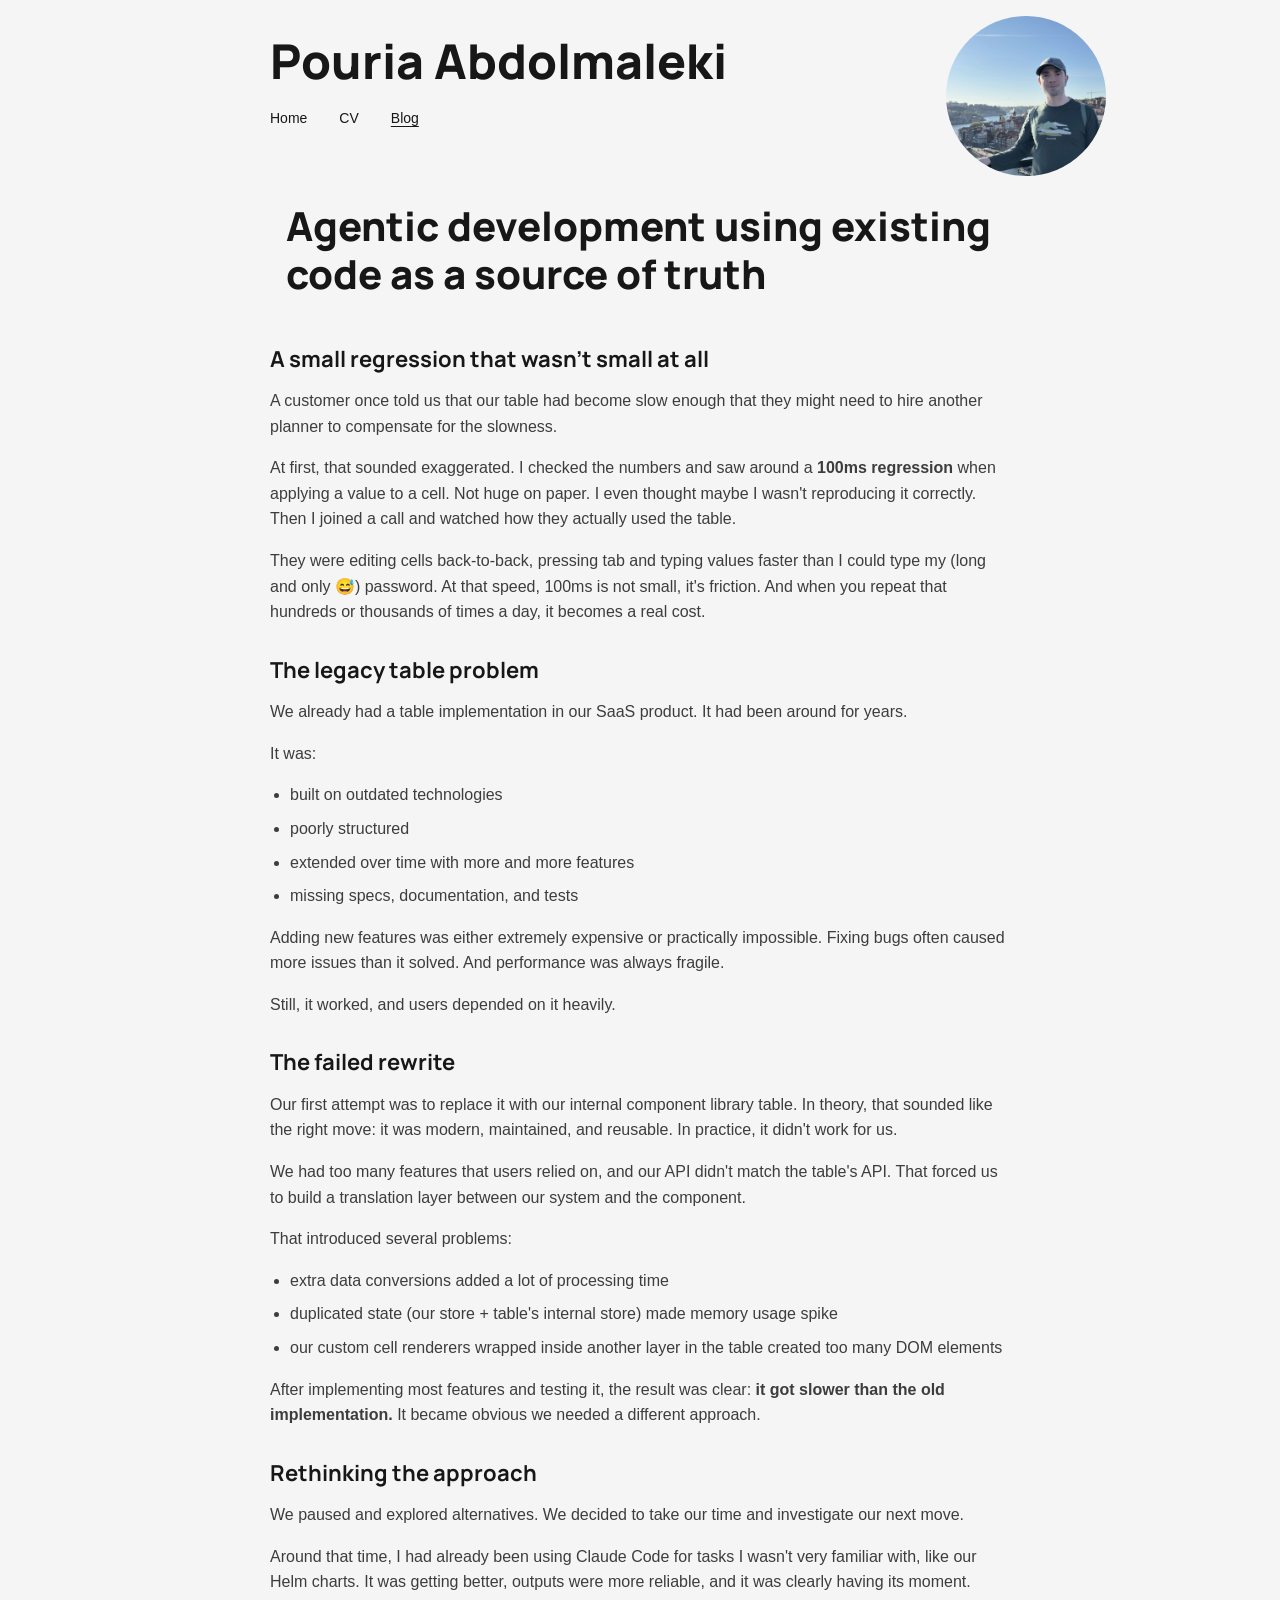
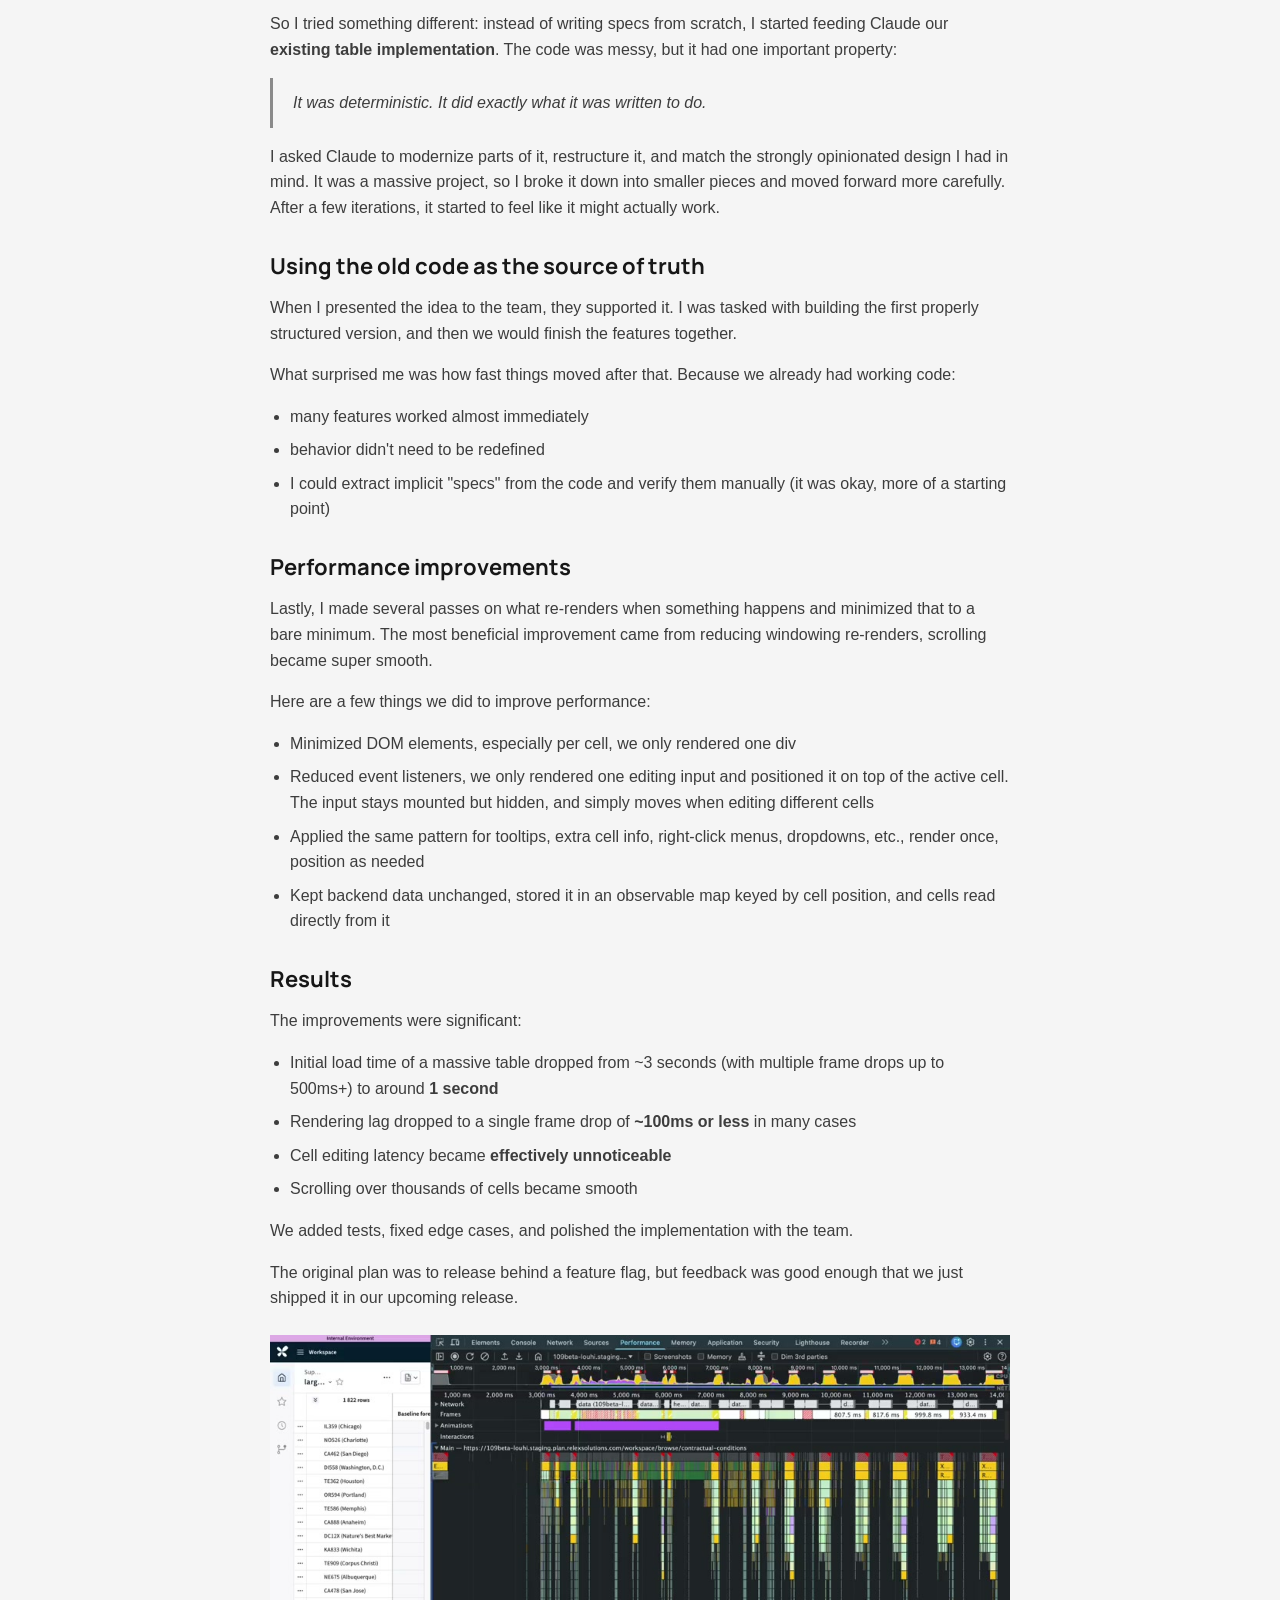
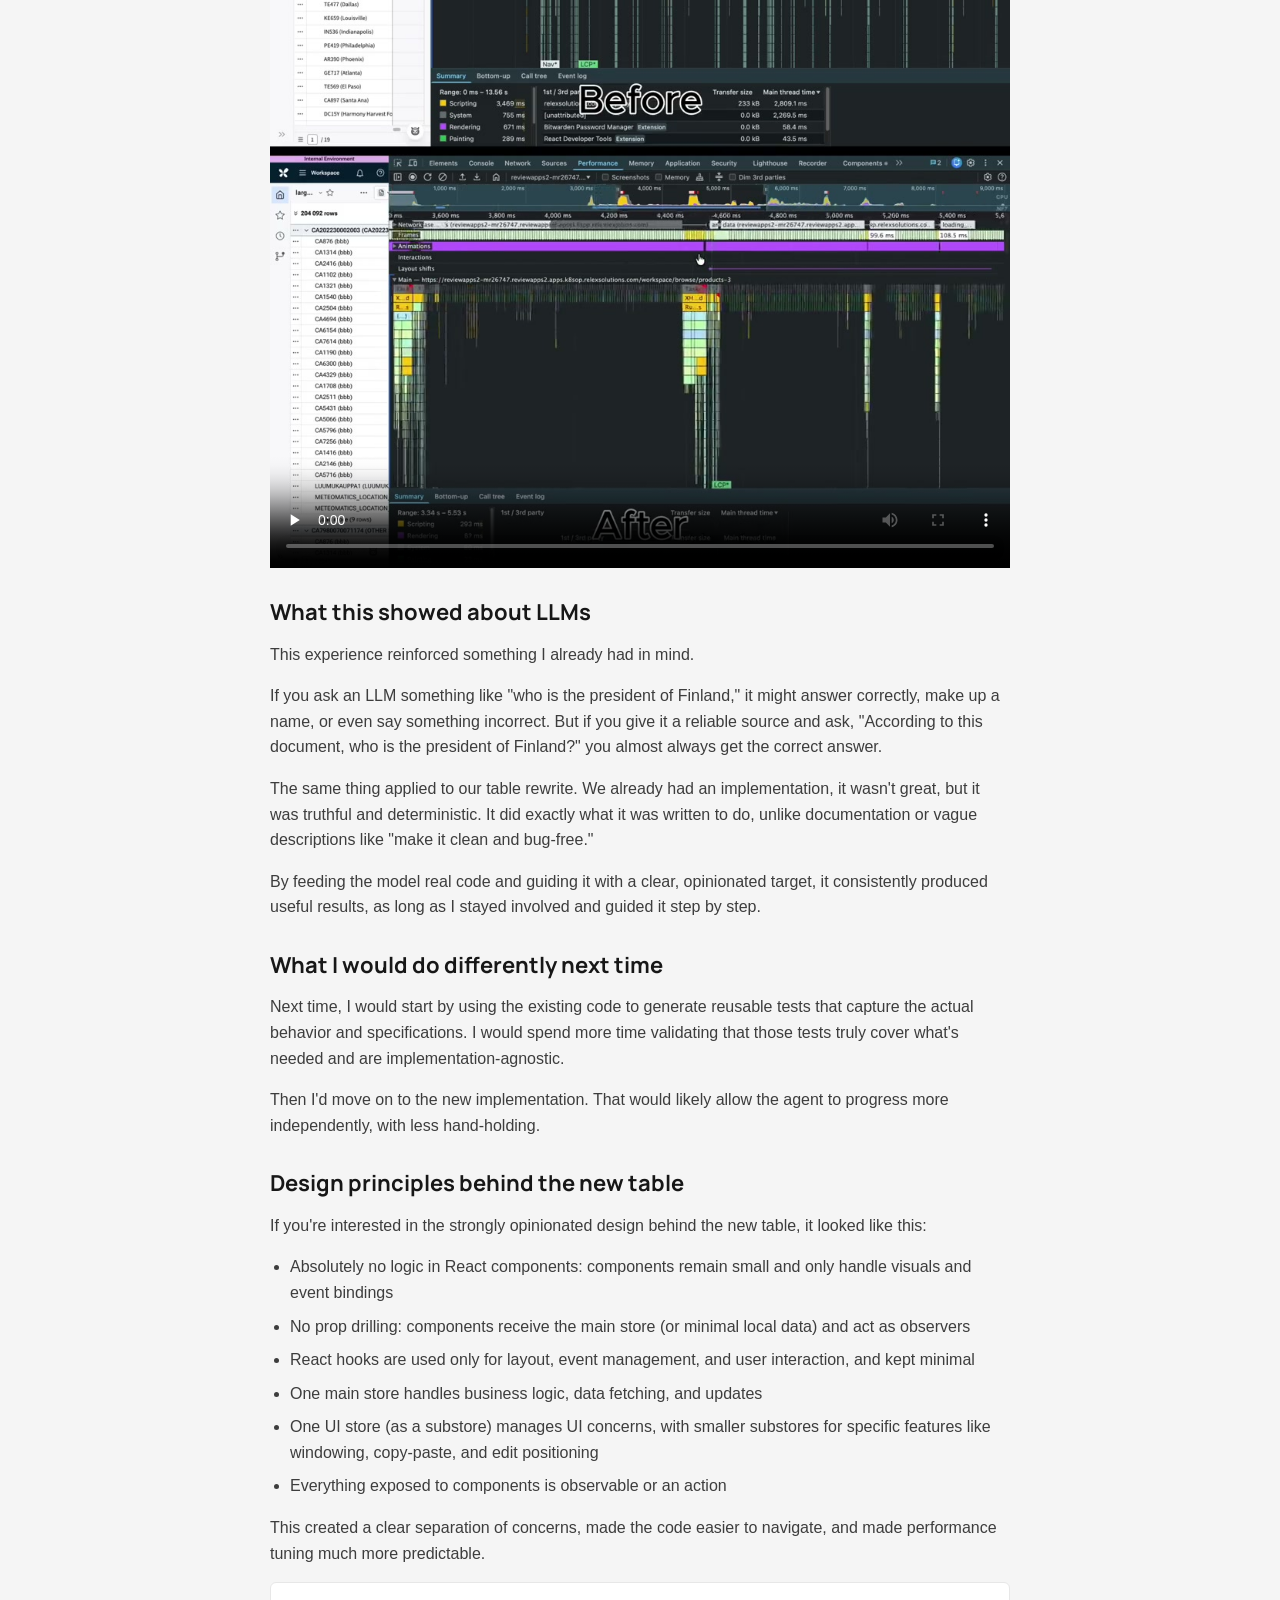
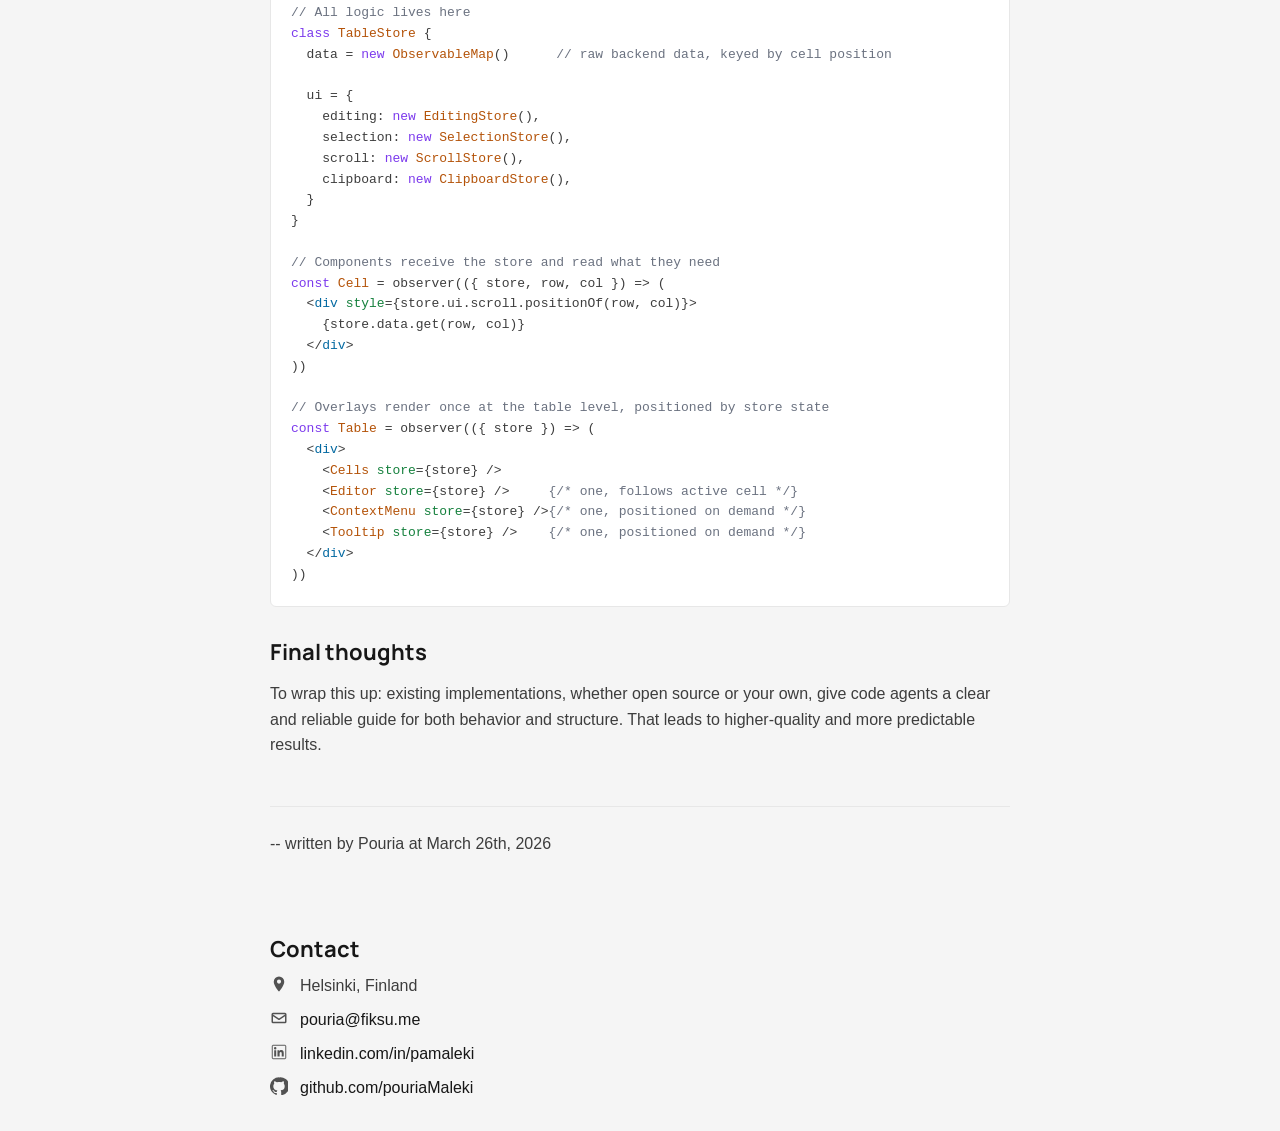
<file: blog/2026-03-26-agentic-development.html>
<!doctype html>
<html lang="en">

<head>
  <meta charset="utf-8" />
  <meta name="viewport" content="width=device-width, initial-scale=1" />
  <meta name="color-scheme" content="light dark" />
  <link rel="preconnect" href="https://fonts.googleapis.com" />
  <link rel="preconnect" href="https://fonts.gstatic.com" crossorigin />
  <link rel="stylesheet" href="https://fonts.googleapis.com/css2?family=Manrope:wght@700;800&display=swap" />
  <link rel="stylesheet" href="../style.css" />
  <meta name="description"
    content="How using existing code as a source of truth for AI-assisted development enabled a successful table rewrite with dramatic performance improvements at RELEX Solutions." />
  <script type="module" src="../components.js"></script>
  <title>Agentic development using existing code as a source of truth | Pouria Abdolmaleki</title>
</head>

<body>
  <a class="skip-link" href="#main-content">Skip to main content</a>

  <site-header current-page="blog" root="../"></site-header>

  <main id="main-content">
    <article class="post">
      <header class="post-header">
        <h1 class="post-title">Agentic development using existing code as a source of truth</h1>
      </header>

      <section aria-labelledby="section-regression">
        <h2 id="section-regression" class="post-heading">A small regression that wasn't small at all</h2>
        <p>A customer once told us that our table had become slow enough that they might need to hire another planner to
          compensate for the slowness.</p>
        <p>At first, that sounded exaggerated. I checked the numbers and saw around a <strong>100ms regression</strong>
          when applying a value to a cell. Not huge on paper. I even thought maybe I wasn't reproducing it correctly.
          Then I joined a call and watched how they actually used the table.</p>
        <p>They were editing cells back-to-back, pressing tab and typing values faster than I could type my (long and
          only 😅) password. At that speed, 100ms is not small, it's friction. And when you repeat that hundreds or
          thousands of times a day, it becomes a real cost.</p>
      </section>

      <section aria-labelledby="section-legacy">
        <h2 id="section-legacy" class="post-heading">The legacy table problem</h2>
        <p>We already had a table implementation in our SaaS product. It had been around for years.</p>
        <p>It was:</p>
        <ul class="post-list">
          <li>built on outdated technologies</li>
          <li>poorly structured</li>
          <li>extended over time with more and more features</li>
          <li>missing specs, documentation, and tests</li>
        </ul>
        <p>Adding new features was either extremely expensive or practically impossible. Fixing bugs often caused more
          issues than it solved. And performance was always fragile.</p>
        <p>Still, it worked, and users depended on it heavily.</p>
      </section>

      <section aria-labelledby="section-rewrite">
        <h2 id="section-rewrite" class="post-heading">The failed rewrite</h2>
        <p>Our first attempt was to replace it with our internal component library table. In theory, that sounded like
          the right move: it was modern, maintained, and reusable. In practice, it didn't work for us.</p>
        <p>We had too many features that users relied on, and our API didn't match the table's API. That forced us to
          build a translation layer between our system and the component.</p>
        <p>That introduced several problems:</p>
        <ul class="post-list">
          <li>extra data conversions added a lot of processing time</li>
          <li>duplicated state (our store + table's internal store) made memory usage spike</li>
          <li>our custom cell renderers wrapped inside another layer in the table created too many DOM elements</li>
        </ul>
        <p>After implementing most features and testing it, the result was clear: <strong>it got slower than the old
            implementation.</strong> It became obvious we needed a different approach.</p>
      </section>

      <section aria-labelledby="section-rethink">
        <h2 id="section-rethink" class="post-heading">Rethinking the approach</h2>
        <p>We paused and explored alternatives. We decided to take our time and investigate our next move.</p>
        <p>Around that time, I had already been using Claude Code for tasks I wasn't very familiar with, like our Helm
          charts. It was getting better, outputs were more reliable, and it was clearly having its moment.</p>
        <p>So I tried something different: instead of writing specs from scratch, I started feeding Claude our
          <strong>existing table implementation</strong>. The code was messy, but it had one important property:
        </p>
        <blockquote class="post-quote">
          <p>It was deterministic. It did exactly what it was written to do.</p>
        </blockquote>
        <p>I asked Claude to modernize parts of it, restructure it, and match the strongly opinionated design I had in
          mind. It was a massive project, so I broke it down into smaller pieces and moved forward more carefully. After
          a few iterations, it started to feel like it might actually work.</p>
      </section>

      <section aria-labelledby="section-source-of-truth">
        <h2 id="section-source-of-truth" class="post-heading">Using the old code as the source of truth</h2>
        <p>When I presented the idea to the team, they supported it. I was tasked with building the first properly
          structured version, and then we would finish the features together.</p>
        <p>What surprised me was how fast things moved after that. Because we already had working code:</p>
        <ul class="post-list">
          <li>many features worked almost immediately</li>
          <li>behavior didn't need to be redefined</li>
          <li>I could extract implicit "specs" from the code and verify them manually (it was okay, more of a starting
            point)</li>
        </ul>
      </section>

      <section aria-labelledby="section-performance">
        <h2 id="section-performance" class="post-heading">Performance improvements</h2>
        <p>Lastly, I made several passes on what re-renders when something happens and minimized that to a bare minimum.
          The most beneficial improvement came from reducing windowing re-renders, scrolling became super smooth.</p>
        <p>Here are a few things we did to improve performance:</p>
        <ul class="post-list">
          <li>Minimized DOM elements, especially per cell, we only rendered one div</li>
          <li>Reduced event listeners, we only rendered one editing input and positioned it on top of the active cell.
            The input stays mounted but hidden, and simply moves when editing different cells</li>
          <li>Applied the same pattern for tooltips, extra cell info, right-click menus, dropdowns, etc., render once,
            position as needed</li>
          <li>Kept backend data unchanged, stored it in an observable map keyed by cell position, and cells read
            directly from it</li>
        </ul>
      </section>

      <section aria-labelledby="section-results">
        <h2 id="section-results" class="post-heading">Results</h2>
        <p>The improvements were significant:</p>
        <ul class="post-list">
          <li>Initial load time of a massive table dropped from ~3 seconds (with multiple frame drops up to 500ms+) to
            around <strong>1 second</strong></li>
          <li>Rendering lag dropped to a single frame drop of <strong>~100ms or less</strong> in many cases</li>
          <li>Cell editing latency became <strong>effectively unnoticeable</strong></li>
          <li>Scrolling over thousands of cells became smooth</li>
        </ul>
        <p>We added tests, fixed edge cases, and polished the implementation with the team.</p>
        <p>The original plan was to release behind a feature flag, but feedback was good enough that we just shipped it
          in our upcoming release.</p>
        <video controls preload="none" playsinline
          poster="2026-03-26-agentic-development/InitialLoadTimesPerformance-poster.jpg"
          style="width:100%;max-width:800px;display:block;margin:1.5rem auto;">
          <source src="2026-03-26-agentic-development/InitialLoadTimesPerformance-web.mp4" type="video/mp4">
        </video>
      </section>

      <section aria-labelledby="section-llms">
        <h2 id="section-llms" class="post-heading">What this showed about LLMs</h2>
        <p>This experience reinforced something I already had in mind.</p>
        <p>If you ask an LLM something like "who is the president of Finland," it might answer correctly, make up a
          name, or even say something incorrect. But if you give it a reliable source and ask, "According to this
          document, who is the president of Finland?" you almost always get the correct answer.</p>
        <p>The same thing applied to our table rewrite. We already had an implementation, it wasn't great, but it was
          truthful and deterministic. It did exactly what it was written to do, unlike documentation or vague
          descriptions like "make it clean and bug-free."</p>
        <p>By feeding the model real code and guiding it with a clear, opinionated target, it consistently produced
          useful results, as long as I stayed involved and guided it step by step.</p>
      </section>

      <section aria-labelledby="section-differently">
        <h2 id="section-differently" class="post-heading">What I would do differently next time</h2>
        <p>Next time, I would start by using the existing code to generate reusable tests that capture the actual
          behavior and specifications. I would spend more time validating that those tests truly cover what's needed and
          are implementation-agnostic.</p>
        <p>Then I'd move on to the new implementation. That would likely allow the agent to progress more independently,
          with less hand-holding.</p>
      </section>

      <section aria-labelledby="section-design">
        <h2 id="section-design" class="post-heading">Design principles behind the new table</h2>
        <p>If you're interested in the strongly opinionated design behind the new table, it looked like this:</p>
        <ul class="post-list">
          <li>Absolutely no logic in React components: components remain small and only handle visuals and event
            bindings</li>
          <li>No prop drilling: components receive the main store (or minimal local data) and act as observers</li>
          <li>React hooks are used only for layout, event management, and user interaction, and kept minimal</li>
          <li>One main store handles business logic, data fetching, and updates</li>
          <li>One UI store (as a substore) manages UI concerns, with smaller substores for specific features like
            windowing, copy-paste, and edit positioning</li>
          <li>Everything exposed to components is observable or an action</li>
        </ul>
        <p>This created a clear separation of concerns, made the code easier to navigate, and made performance tuning
          much more predictable.</p>
        <pre class="post-code"><code><span class="syn-comment">// All logic lives here</span>
<span class="syn-keyword">class</span> <span class="syn-name">TableStore</span> {
  data = <span class="syn-keyword">new</span> <span class="syn-name">ObservableMap</span>()      <span class="syn-comment">// raw backend data, keyed by cell position</span>

  ui = {
    editing: <span class="syn-keyword">new</span> <span class="syn-name">EditingStore</span>(),
    selection: <span class="syn-keyword">new</span> <span class="syn-name">SelectionStore</span>(),
    scroll: <span class="syn-keyword">new</span> <span class="syn-name">ScrollStore</span>(),
    clipboard: <span class="syn-keyword">new</span> <span class="syn-name">ClipboardStore</span>(),
  }
}

<span class="syn-comment">// Components receive the store and read what they need</span>
<span class="syn-keyword">const</span> <span class="syn-name">Cell</span> = observer(({ store, row, col }) =&gt; (
  &lt;<span class="syn-tag">div</span> <span class="syn-attr">style</span>={store.ui.scroll.positionOf(row, col)}&gt;
    {store.data.get(row, col)}
  &lt;/<span class="syn-tag">div</span>&gt;
))

<span class="syn-comment">// Overlays render once at the table level, positioned by store state</span>
<span class="syn-keyword">const</span> <span class="syn-name">Table</span> = observer(({ store }) =&gt; (
  &lt;<span class="syn-tag">div</span>&gt;
    &lt;<span class="syn-name">Cells</span> <span class="syn-attr">store</span>={store} /&gt;
    &lt;<span class="syn-name">Editor</span> <span class="syn-attr">store</span>={store} /&gt;     <span class="syn-comment">{/* one, follows active cell */}</span>
    &lt;<span class="syn-name">ContextMenu</span> <span class="syn-attr">store</span>={store} /&gt;<span class="syn-comment">{/* one, positioned on demand */}</span>
    &lt;<span class="syn-name">Tooltip</span> <span class="syn-attr">store</span>={store} /&gt;    <span class="syn-comment">{/* one, positioned on demand */}</span>
  &lt;/<span class="syn-tag">div</span>&gt;
))</code></pre>
      </section>

      <section aria-labelledby="section-final">
        <h2 id="section-final" class="post-heading">Final thoughts</h2>
        <p>To wrap this up: existing implementations, whether open source or your own, give code agents a clear and
          reliable guide for both behavior and structure. That leads to higher-quality and more predictable results.</p>
      </section>

      <footer class="post-footer">
        <p class="post-byline">-- written by Pouria at March 26th, 2026</p>
      </footer>
    </article>
  </main>

  <site-footer></site-footer>
</body>

</html>
</file>
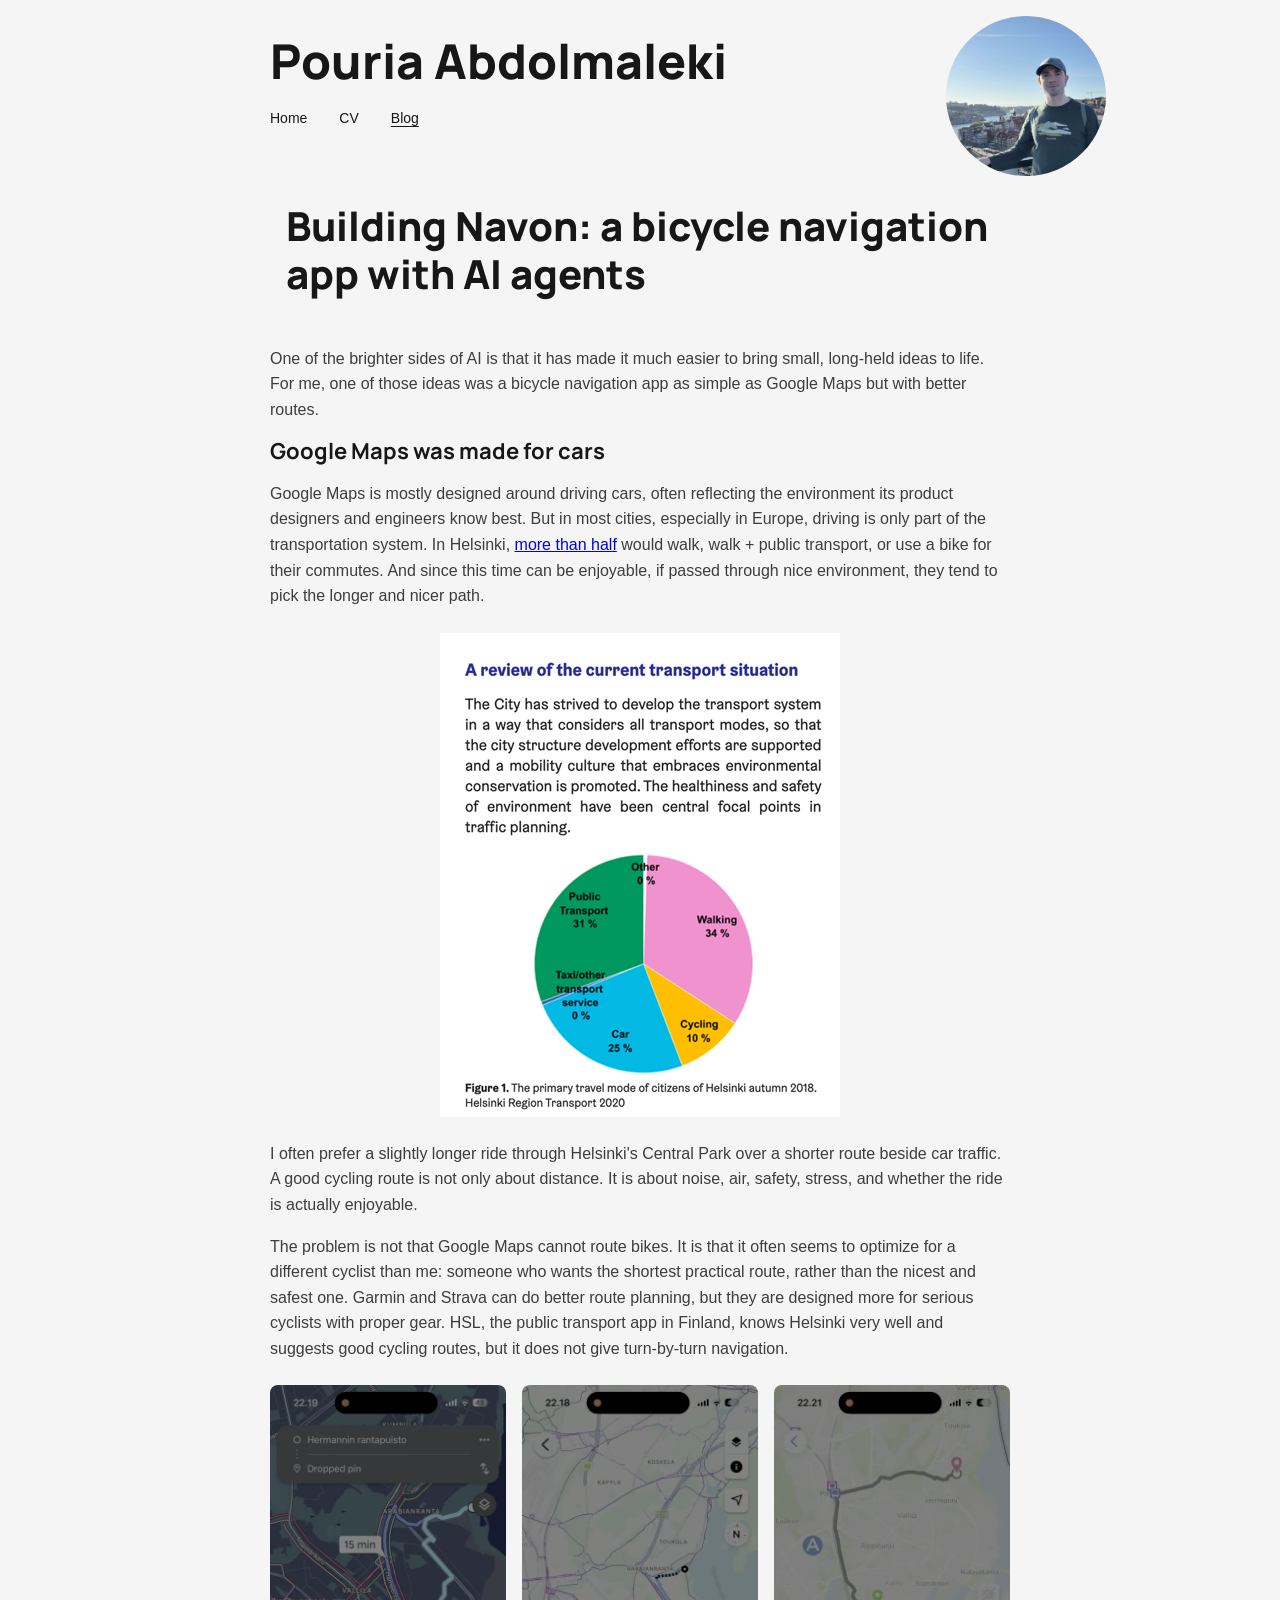
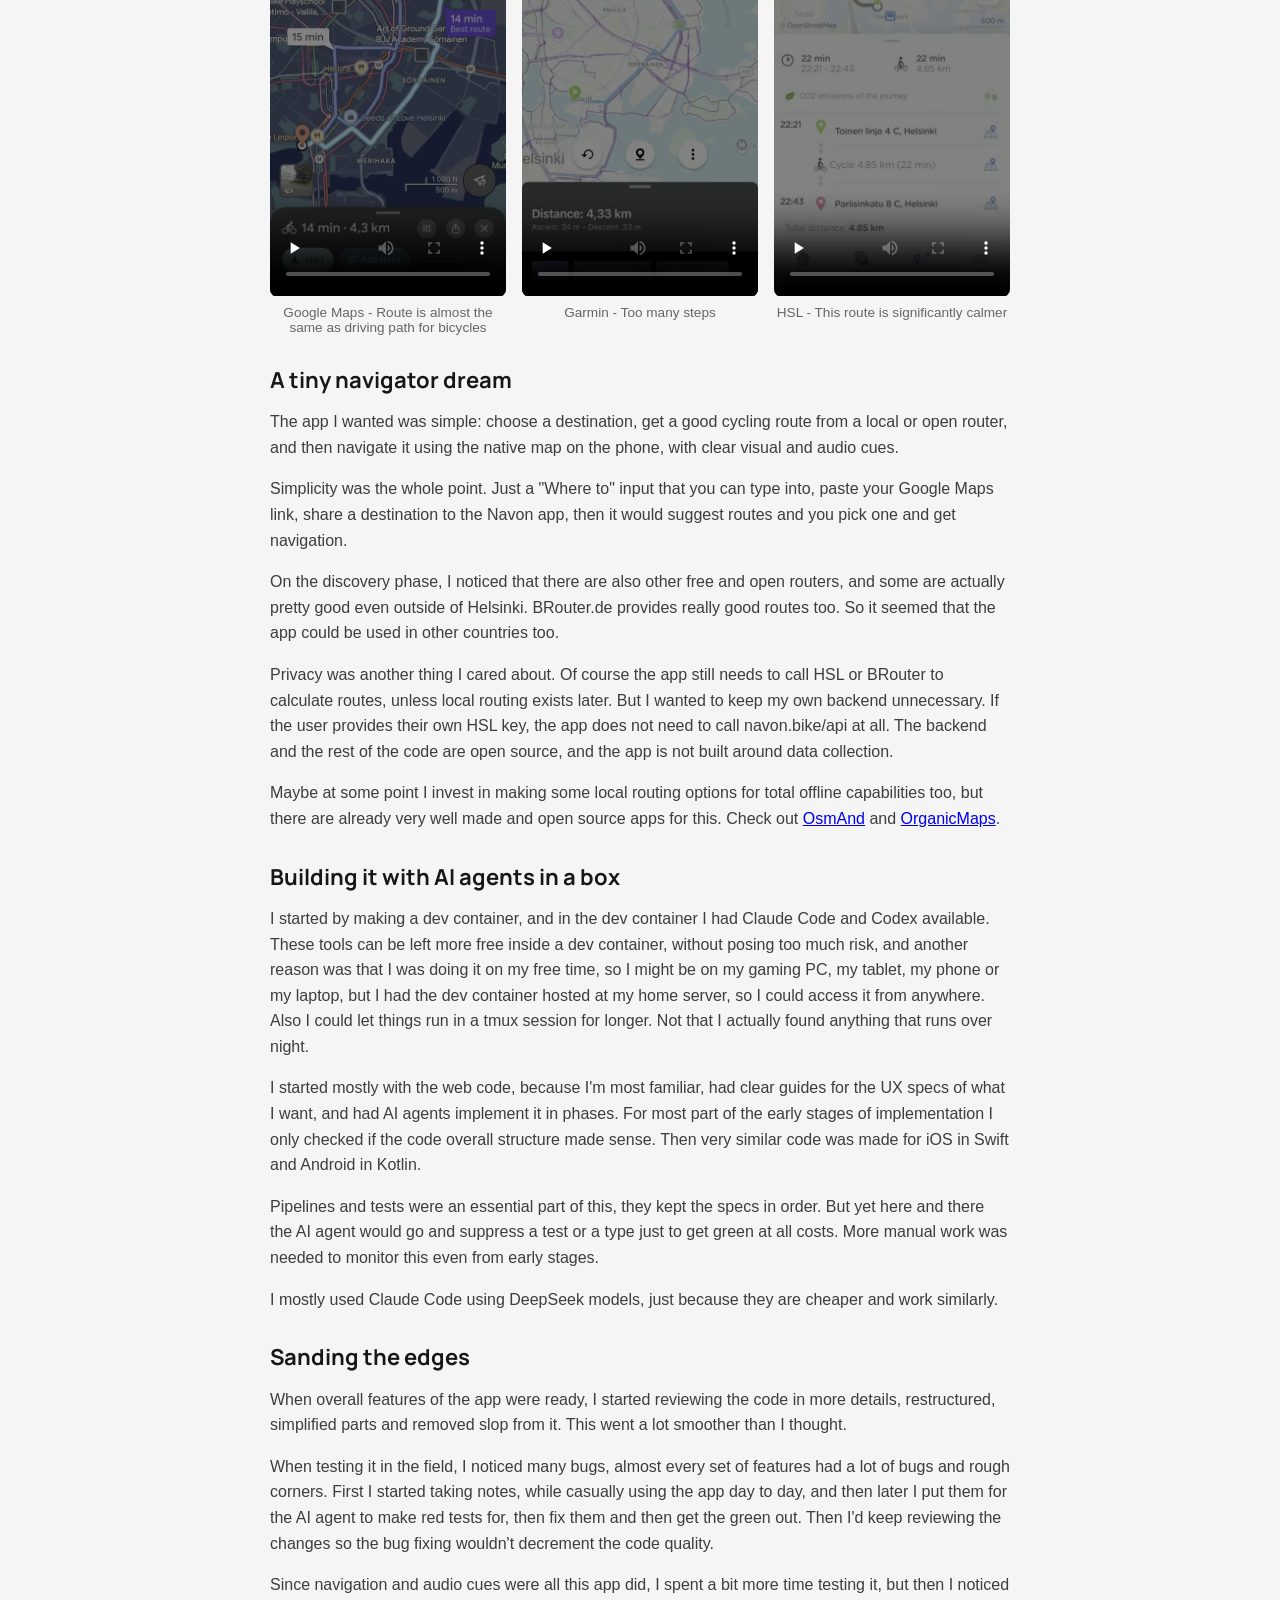
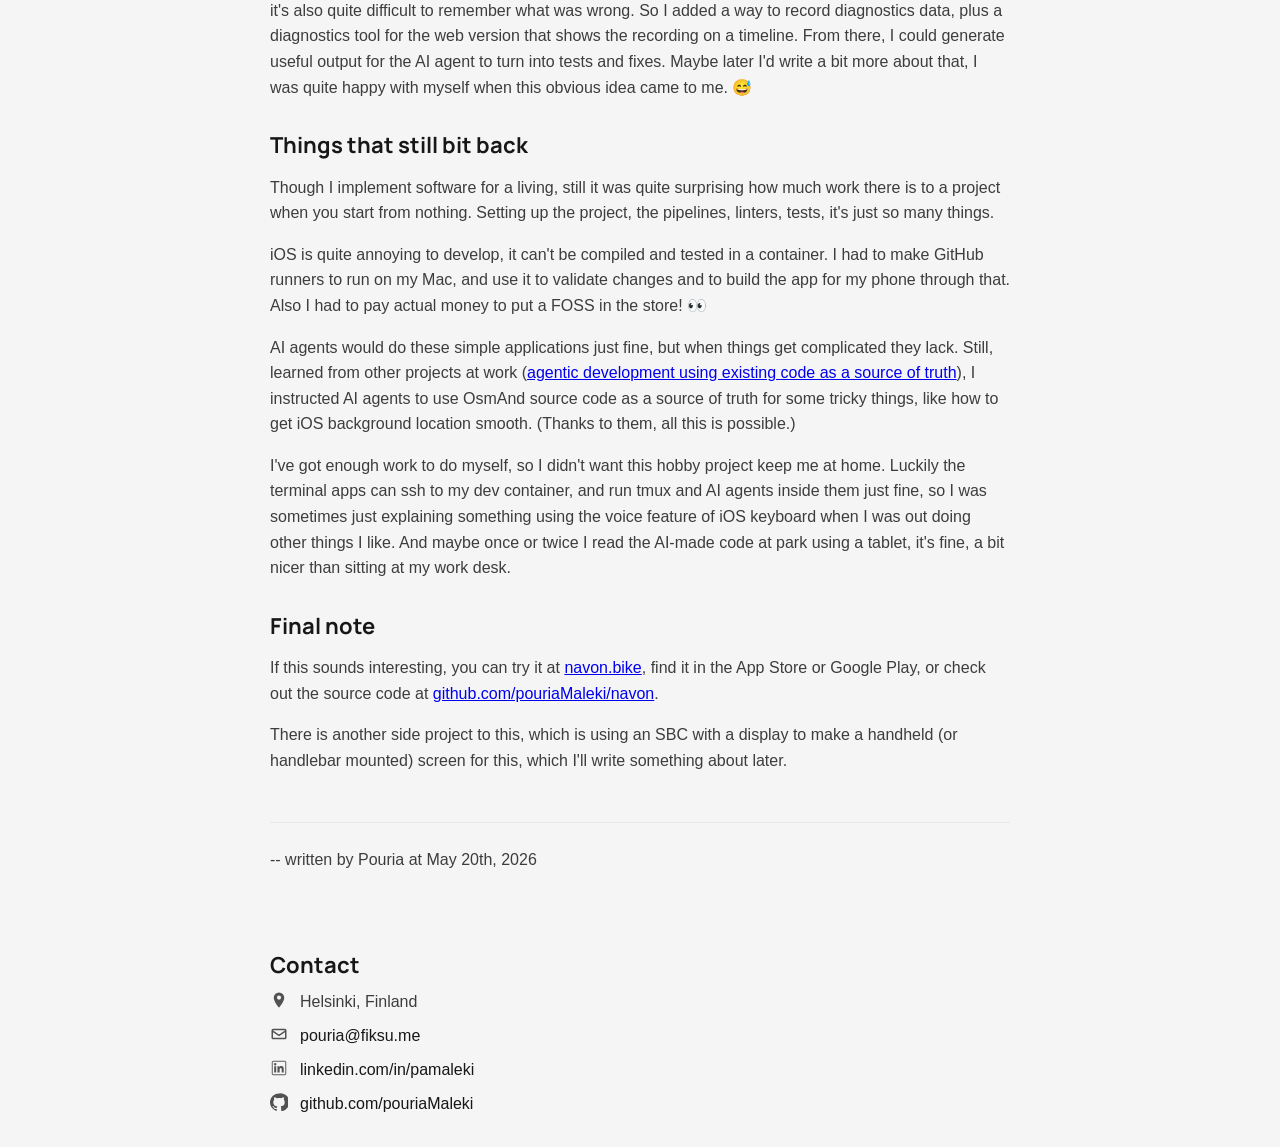
<file: blog/2026-05-20-navon.html>
<!doctype html>
<html lang="en">

<head>
  <meta charset="utf-8" />
  <meta name="viewport" content="width=device-width, initial-scale=1" />
  <meta name="color-scheme" content="light dark" />
  <link rel="preconnect" href="https://fonts.googleapis.com" />
  <link rel="preconnect" href="https://fonts.gstatic.com" crossorigin />
  <link rel="stylesheet" href="https://fonts.googleapis.com/css2?family=Manrope:wght@700;800&display=swap" />
  <link rel="stylesheet" href="../style.css" />
  <meta name="description"
    content="How AI agents in a dev container helped build Navon, a bicycle navigation app that prioritizes enjoyable routes over the shortest path." />
  <script type="module" src="../components.js"></script>
  <title>Building Navon: a bicycle navigation app with AI agents | Pouria Abdolmaleki</title>
</head>

<body>
  <a class="skip-link" href="#main-content">Skip to main content</a>

  <site-header current-page="blog" root="../"></site-header>

  <main id="main-content">
    <article class="post">
      <header class="post-header">
        <h1 class="post-title">Building Navon: a bicycle navigation app with AI agents</h1>
      </header>

      <section aria-labelledby="section-google-maps">
        <p>One of the brighter sides of AI is that it has made it much easier to bring small, long-held ideas to life.
          For me, one of those ideas was a bicycle navigation app as simple as Google Maps but with better routes.</p>
        <h2 id="section-google-maps" class="post-heading">Google Maps was made for cars</h2>
        <p>Google Maps is mostly designed around driving cars, often reflecting the environment its product designers
          and
          engineers know best. But in most cities, especially in Europe, driving is only part of the transportation
          system. In Helsinki, <a
            href="https://www.hel.fi/static/liitteet/kaupunkiymparisto/julkaisut/julkaisut/julkaisu-35-20-en.pdf">more
            than half</a>
          would walk, walk + public transport, or use a bike for their commutes. And since this time can be enjoyable,
          if
          passed through nice environment, they tend to pick the longer and nicer path.</p>
        <img src="2026-05-20-navon/transport-modes-stats.png"
          alt="Route comparison showing a shorter path beside car traffic versus a longer route through Helsinki's Central Park"
          style="max-width:500px;display:block;margin:1.5rem auto;" />
        <p>I often prefer a slightly longer ride through Helsinki's Central Park over a shorter route beside car
          traffic.
          A good cycling route is not only about distance. It is about noise, air, safety, stress, and whether the ride
          is actually enjoyable.</p>
        <p>The problem is not that Google Maps cannot route bikes. It is that it often seems to optimize for a different
          cyclist than me: someone who wants the shortest practical route, rather than the nicest and safest one. Garmin
          and Strava can do better route planning, but they are designed more for serious cyclists with proper gear.
          HSL,
          the public transport app in Finland, knows Helsinki very well and suggests good cycling routes, but it does
          not
          give turn-by-turn navigation.</p>

        <div style="display:flex;gap:1rem;justify-content:center;flex-wrap:wrap;margin:1.5rem 0;">
          <figure style="flex:1;min-width:150px;max-width:260px;margin:0;text-align:center;">
            <video controls preload="none" playsinline poster="2026-05-20-navon/GoogleMaps-poster.jpg"
              style="width:100%;display:block;border-radius:8px;">
              <source src="2026-05-20-navon/GoogleMaps-web.mp4" type="video/mp4">
            </video>
            <figcaption style="font-size:0.85rem;color:var(--text-secondary, #666);margin-top:0.5rem;">Google Maps -
              Route is almost the same as driving path for bicycles
            </figcaption>
          </figure>
          <figure style="flex:1;min-width:150px;max-width:260px;margin:0;text-align:center;">
            <video controls preload="none" playsinline poster="2026-05-20-navon/Garmin-poster.jpg"
              style="width:100%;display:block;border-radius:8px;">
              <source src="2026-05-20-navon/Garmin-web.mp4" type="video/mp4">
            </video>
            <figcaption style="font-size:0.85rem;color:var(--text-secondary, #666);margin-top:0.5rem;">Garmin - Too many
              steps
            </figcaption>
          </figure>
          <figure style="flex:1;min-width:150px;max-width:260px;margin:0;text-align:center;">
            <video controls preload="none" playsinline poster="2026-05-20-navon/HSL-poster.jpg"
              style="width:100%;display:block;border-radius:8px;">
              <source src="2026-05-20-navon/HSL-web.mp4" type="video/mp4">
            </video>
            <figcaption style="font-size:0.85rem;color:var(--text-secondary, #666);margin-top:0.5rem;">HSL - This route
              is significantly calmer</figcaption>
          </figure>
        </div>
      </section>

      <section aria-labelledby="section-dream">
        <h2 id="section-dream" class="post-heading">A tiny navigator dream</h2>
        <p>The app I wanted was simple: choose a destination, get a good cycling route from a local or open router, and
          then navigate it using the native map on the phone, with clear visual and audio cues.</p>
        <p>Simplicity was the whole point. Just a "Where to" input that you can type into, paste your Google Maps link,
          share a destination to the Navon app, then it would suggest routes and you pick one and get navigation.</p>
        <p>On the discovery phase, I noticed that there are also other free and open routers, and some are actually
          pretty good even outside of Helsinki. BRouter.de provides really good routes too. So it seemed that the app
          could be used in other countries too.</p>
        <p>Privacy was another thing I cared about. Of course the app still needs to call HSL or BRouter to calculate
          routes, unless local routing exists later. But I wanted to keep my own backend unnecessary. If the user
          provides
          their own HSL key, the app does not need to call navon.bike/api at all. The backend and the rest of the code
          are
          open source, and the app is not built around data collection.</p>
        <p>Maybe at some point I invest in making some local routing options for total offline capabilities too, but
          there
          are already very well made and open source apps for this. Check out <a
            href="https://github.com/osmandapp">OsmAnd</a>
          and <a href="https://github.com/organicmaps">OrganicMaps</a>.</p>
      </section>

      <section aria-labelledby="section-building">
        <h2 id="section-building" class="post-heading">Building it with AI agents in a box</h2>
        <p>I started by making a dev container, and in the dev container I had Claude Code and Codex available. These
          tools can be left more free inside a dev container, without posing too much risk, and another reason was that
          I
          was doing it on my free time, so I might be on my gaming PC, my tablet, my phone or my laptop, but I had the
          dev container hosted at my home server, so I could access it from anywhere. Also I could let things run in a
          tmux session for longer. Not that I actually found anything that runs over night.</p>
        <p>I started mostly with the web code, because I'm most familiar, had clear guides for the UX specs of what I
          want, and had AI agents implement it in phases. For most part of the early stages of implementation I only
          checked if the code overall structure made sense. Then very similar code was made for iOS in Swift and Android
          in Kotlin.</p>
        <p>Pipelines and tests were an essential part of this, they kept the specs in order. But yet here and there the
          AI agent would go and suppress a test or a type just to get green at all costs. More manual work was needed to
          monitor this even from early stages.</p>
        <p>I mostly used Claude Code using DeepSeek models, just because they are cheaper and work similarly.</p>
      </section>

      <section aria-labelledby="section-sanding">
        <h2 id="section-sanding" class="post-heading">Sanding the edges</h2>
        <p>When overall features of the app were ready, I started reviewing the code in more details, restructured,
          simplified parts and removed slop from it. This went a lot smoother than I thought.</p>
        <p>When testing it in the field, I noticed many bugs, almost every set of features had a lot of bugs and rough
          corners. First I started taking notes, while casually using the app day to day, and then later I put them for
          the AI agent to make red tests for, then fix them and then get the green out. Then I'd keep reviewing the
          changes so the bug fixing wouldn't decrement the code quality.</p>
        <p>Since navigation and audio cues were all this app did, I spent a bit more time testing it, but then I noticed
          it's also quite difficult to remember what was wrong. So I added a way to record diagnostics data, plus a
          diagnostics tool for the web version that shows the recording on a timeline. From there, I could generate
          useful output for the AI agent to turn into tests and fixes. Maybe later I'd write a bit more about that, I
          was quite happy with myself when this obvious idea came to me. 😅</p>
      </section>

      <section aria-labelledby="section-bit-back">
        <h2 id="section-bit-back" class="post-heading">Things that still bit back</h2>
        <p>Though I implement software for a living, still it was quite surprising how much work there is to a project
          when you start from nothing. Setting up the project, the pipelines, linters, tests, it's just so many things.
        </p>
        <p>iOS is quite annoying to develop, it can't be compiled and tested in a container. I had to make GitHub
          runners
          to run on my Mac, and use it to validate changes and to build the app for my phone through that. Also I had to
          pay actual money to put a FOSS in the store! 👀</p>
        <p>AI agents would do these simple applications just fine, but when things get complicated they lack. Still,
          learned from other projects at work (<a href="2026-03-26-agentic-development.html">agentic development using
            existing code as a source of truth</a>), I instructed AI agents to use OsmAnd source code as a source of
          truth
          for some tricky things, like how to get iOS background location smooth. (Thanks to them, all this is
          possible.)</p>
        <p>I've got enough work to do myself, so I didn't want this hobby project keep me at home. Luckily the terminal
          apps can ssh to my dev container, and run tmux and AI agents inside them just fine, so I was sometimes just
          explaining something using the voice feature of iOS keyboard when I was out doing other things I like. And
          maybe
          once or twice I read the AI-made code at park using a tablet, it's fine, a bit nicer than sitting at my work
          desk.</p>
      </section>

      <section aria-labelledby="section-final">
        <h2 id="section-final" class="post-heading">Final note</h2>
        <p>If this sounds interesting, you can try it at <a href="https://navon.bike">navon.bike</a>, find it in the App
          Store or Google Play, or check out the source code at <a
            href="https://github.com/pouriaMaleki/navon">github.com/pouriaMaleki/navon</a>.</p>
        <p>There is another side project to this, which is using an SBC with a display to make a handheld (or handlebar
          mounted) screen for this, which I'll write something about later.</p>
      </section>

      <footer class="post-footer">
        <p class="post-byline">-- written by Pouria at May 20th, 2026</p>
      </footer>
    </article>
  </main>

  <site-footer></site-footer>
</body>

</html>
</file>
<file: style.css>
:root {
  --ink: #171717;
  --ink-muted: #3d3d3d;
  --ink-subtle: #525252;
  --rule: #8a8a8a;
  --surface: #f5f5f5;
  --surface-alt: #e7e7e7;

  --font-body: -apple-system, BlinkMacSystemFont, "Segoe UI", Roboto, Oxygen,
    Ubuntu, Cantarell, "Helvetica Neue", sans-serif;
  --font-display: "Manrope", var(--font-body);

  --fs-xs: 0.875rem;
  --fs-sm: 1rem;
  --fs-lg: 1.375rem;
  --fs-md: 1.75rem;
  --fs-xl: 2rem;
  --fs-2xl: 2.5rem;
  --fs-3xl: 3rem;

  --lh-tight: 1.2;
  --lh-snug: 1.4;
  --lh-base: 1.6;

  --fw-regular: 400;
  --fw-medium: 500;
  --fw-semibold: 600;
  --fw-bold: 700;
  --fw-extra: 800;

  --sp-1: 0.25rem;
  --sp-2: 0.5rem;
  --sp-3: 0.75rem;
  --sp-4: 1rem;
  --sp-5: 1.25rem;
  --sp-6: 1.5rem;
  --sp-8: 2rem;
  --sp-12: 3rem;

  --content-max: 740px;
  --radius-sm: 0.375rem;
  --surface-raised: #ffffff;

  --font-mono: ui-monospace, "SFMono-Regular", "SF Mono", Menlo, Consolas, "Liberation Mono", monospace;

  --syn-comment: #6b7280;
  --syn-keyword: #7c3aed;
  --syn-name: #b45309;
  --syn-tag: #0369a1;
  --syn-attr: #15803d;
}

@media (prefers-color-scheme: dark) {
  :root {
    --ink: #ededed;
    --ink-muted: #c4c4c4;
    --ink-subtle: #9a9a9a;
    --rule: #6a6a6a;
    --surface: #1a1a1a;
    --surface-alt: #262626;
    --surface-raised: var(--surface-alt);

    --syn-keyword: #a78bfa;
    --syn-name: #fbbf24;
    --syn-tag: #38bdf8;
    --syn-attr: #4ade80;
  }
}

body {
  margin: 0;
  overflow-x: clip;
  background-color: var(--surface);
  color: var(--ink);
  font-family: var(--font-body);
}

.skip-link {
  position: absolute;
  left: var(--sp-4);
  top: -3rem;
  z-index: 1000;
  padding: var(--sp-2) var(--sp-3);
  border-radius: var(--radius-sm);
  background-color: var(--ink);
  color: var(--surface);
  text-decoration: none;
  transition: top 150ms;
}

.skip-link:focus {
  top: var(--sp-4);
}

header {
  max-width: var(--content-max);
  margin: 0 auto;
  padding: var(--sp-4);
  position: relative;
}

main {
  max-width: var(--content-max);
  margin: 0 auto;
  padding: var(--sp-8) var(--sp-4) var(--sp-4);
}

.primary-nav-list {
  list-style: none;
  padding: 0;
  margin: 0;
  margin-left: calc(-1 * var(--sp-3));
  display: flex;
  flex-wrap: wrap;
  gap: var(--sp-2);
}

.primary-nav-list li {
  display: flex;
}

.profile-avatar {
  position: absolute;
  top: var(--sp-4);
  right: var(--sp-4);
  width: clamp(4rem, 24vw, 6rem);
  height: clamp(4rem, 24vw, 6rem);
  border-radius: 50%;
  object-fit: cover;
  margin: 0;
}

.site-title {
  font-family: var(--font-display);
  font-size: var(--fs-md);
  font-weight: var(--fw-bold);
  line-height: var(--lh-tight);
  margin: var(--sp-4) 0 var(--sp-2);
  padding-right: clamp(4.75rem, 28vw, 7rem);
}

.primary-nav-link {
  display: inline-flex;
  align-items: center;
  min-height: 2.5rem;
  padding: 0 var(--sp-3);
  border-radius: var(--radius-sm);
  color: var(--ink);
  font-size: var(--fs-xs);
  font-weight: var(--fw-medium);
  line-height: 1.5rem;
  text-decoration: none;
}

.primary-nav-link:hover,
.primary-nav-link:focus-visible {
  background-color: var(--surface-alt);
}

.primary-nav-link:focus-visible,
.contact-list a:focus-visible {
  outline: 2px solid var(--ink);
  outline-offset: 2px;
}

.section-title {
  font-family: var(--font-display);
  font-size: var(--fs-lg);
  font-weight: var(--fw-bold);
  line-height: var(--lh-tight);
  margin: 0 0 var(--sp-3);
}

.writing-section {
  margin-top: var(--sp-12);
}

.intro-section p {
  font-size: var(--fs-sm);
  line-height: var(--lh-base);
  margin: 0 0 var(--sp-5);
  color: var(--ink-muted);
}

.contact-footer {
  max-width: var(--content-max);
  margin: var(--sp-4) auto var(--sp-8);
  padding: 0 var(--sp-4);
}

.contact-card {
  padding: 0;
}

.contact-address {
  font-style: normal;
}

.contact-list {
  list-style: none;
  margin: 0;
  padding: 0;
  display: grid;
  gap: var(--sp-3);
}

.contact-list li {
  display: flex;
  align-items: center;
  gap: var(--sp-3);
  color: var(--ink-muted);
}

.contact-icon {
  width: 1.125rem;
  height: 1.125rem;
  display: inline-flex;
  color: var(--ink-subtle);
  flex-shrink: 0;
}

.contact-icon svg {
  width: 100%;
  height: 100%;
  display: block;
}

.contact-list a {
  color: var(--ink);
  text-decoration: none;
}

.contact-list a:hover,
.contact-list a:focus-visible {
  text-decoration: underline;
}

.experience-item a {
  color: var(--ink);
  text-decoration: none;
}

.experience-item a:hover,
.experience-item a:focus-visible {
  text-decoration: underline;
}

.experience-item a:focus-visible {
  outline: 2px solid var(--ink);
  outline-offset: 2px;
}

@media (min-width: 30rem) {
  .site-title {
    font-size: var(--fs-xl);
    font-weight: var(--fw-extra);
  }
}

@media (min-width: 40rem) {
  .profile-avatar {
    width: 8rem;
    height: 8rem;
  }

  .site-title {
    font-size: var(--fs-2xl);
    padding-right: 9rem;
  }
}

@media (min-width: 64rem) {
  .site-title {
    font-size: var(--fs-3xl);
  }

  .profile-avatar {
    position: absolute;
    top: var(--sp-4);
    right: -5rem;
    width: 10rem;
    height: 10rem;
    margin-bottom: 0;
  }
}

.primary-nav-link[aria-current="page"] {
  text-decoration: underline;
  text-underline-offset: 0.2em;
  text-decoration-thickness: 0.1em;
}

.cv-role {
  margin: 0 0 var(--sp-4);
  font-size: var(--fs-sm);
  font-weight: var(--fw-medium);
  color: var(--ink-subtle);
}

.cv-section {
  margin-bottom: var(--sp-12);
}

.cv-subsection {
  margin-bottom: var(--sp-3);
}

.cv-subsection-title {
  margin: var(--sp-1) 0;
  font-size: var(--fs-sm);
  font-weight: var(--fw-semibold);
  line-height: var(--lh-snug);
  color: var(--ink-muted);
}

.cv-section p,
.experience-item li {
  font-size: var(--fs-sm);
  line-height: var(--lh-base);
  color: var(--ink-muted);
}

.cv-section ul:not(.chip-list) {
  margin: var(--sp-2) 0 0;
  padding-left: var(--sp-5);
  list-style: disc;
}

.cv-section ul:not(.chip-list) li {
  margin: var(--sp-1) 0;
  line-height: var(--lh-base);
}

.chip-list {
  list-style: none;
  margin: 0;
  padding: 0;
  display: flex;
  flex-wrap: wrap;
  gap: var(--sp-2) var(--sp-3);
}

.chip-list li {
  padding: 0;
  font-size: var(--fs-sm);
  color: var(--ink-muted);
}

.chip-list li::after {
  content: "•";
  color: var(--rule);
  margin-left: var(--sp-3);
}

.chip-list li:last-child::after {
  content: "";
  margin-left: 0;
}

.experience-item {
  margin-bottom: var(--sp-6);
}

.experience-item h3 {
  margin: 0 0 var(--sp-1);
  font-size: var(--fs-sm);
  line-height: var(--lh-snug);
  font-weight: var(--fw-semibold);
}

.experience-meta {
  margin: var(--sp-1) 0 var(--sp-2);
  color: var(--ink-subtle);
  font-size: var(--fs-xs);
  font-weight: var(--fw-medium);
  line-height: var(--lh-snug);
}

.post-card {
  background-color: var(--surface-raised);
  border-radius: var(--radius-sm);
  border: 1px solid var(--surface-alt);
  padding: var(--sp-5);
}

.post-list-page {
  list-style: none;
  margin: 0;
  padding: 0;
  display: grid;
  gap: var(--sp-8);
}

.post-preview {
  padding-bottom: var(--sp-8);
  border-bottom: 1px solid var(--surface-alt);
}

.post-preview:last-child {
  border-bottom: none;
  padding-bottom: 0;
}

.post-preview-title {
  font-family: var(--font-display);
  font-size: var(--fs-lg);
  font-weight: var(--fw-bold);
  line-height: var(--lh-tight);
  margin: 0 0 var(--sp-2);
}

.post-preview-title a {
  color: var(--ink);
  text-decoration: none;
}

.post-preview-title a:hover,
.post-preview-title a:focus-visible {
  text-decoration: underline;
  text-underline-offset: 0.2em;
  text-decoration-thickness: 0.1em;
}

.post-preview-title a:focus-visible {
  outline: 2px solid var(--ink);
  outline-offset: 2px;
}

.post-preview-meta {
  font-size: var(--fs-xs);
  color: var(--ink-subtle);
  font-weight: var(--fw-medium);
  margin: 0 0 var(--sp-3);
}

.post-preview-excerpt {
  font-size: var(--fs-sm);
  line-height: var(--lh-base);
  color: var(--ink-muted);
  margin: 0 0 var(--sp-4);
}

.post-preview-excerpt:last-child {
  margin-bottom: 0;
}

.post-preview-link {
  font-size: var(--fs-xs);
  font-weight: var(--fw-medium);
  color: var(--ink);
  text-decoration: underline;
  text-underline-offset: 0.2em;
  text-decoration-thickness: 0.1em;
}

.post-preview-link:hover,
.post-preview-link:focus-visible {
  color: var(--ink-subtle);
}

.post-preview-link:focus-visible {
  outline: 2px solid var(--ink);
  outline-offset: 2px;
}

.post {
  margin-bottom: var(--sp-12);
}

.post-header {
  margin-bottom: var(--sp-8);
}

.post-title {
  font-family: var(--font-display);
  font-size: var(--fs-xl);
  font-weight: var(--fw-extra);
  line-height: var(--lh-tight);
  margin: 0;
}

@media (min-width: 30rem) {
  .post-title {
    font-size: var(--fs-2xl);
  }
}

.post section {
  margin-bottom: var(--sp-8);
}

.post-heading {
  font-family: var(--font-display);
  font-size: var(--fs-lg);
  font-weight: var(--fw-bold);
  line-height: var(--lh-tight);
  margin: 0 0 var(--sp-4);
}

.post p {
  font-size: var(--fs-sm);
  line-height: var(--lh-base);
  margin: 0 0 var(--sp-4);
  color: var(--ink-muted);
}

.post-list {
  margin: 0 0 var(--sp-4);
  padding-left: var(--sp-5);
  list-style: disc;
}

.post-list li {
  font-size: var(--fs-sm);
  line-height: var(--lh-base);
  color: var(--ink-muted);
  margin: var(--sp-2) 0;
}

.post-quote {
  margin: var(--sp-4) 0;
  padding: var(--sp-3) var(--sp-5);
  border-left: 3px solid var(--rule);
}

.post-quote p {
  font-style: italic;
  margin: 0;
}

.post-footer {
  margin-top: var(--sp-12);
  padding-top: var(--sp-6);
  border-top: 1px solid var(--surface-alt);
}

.post-byline {
  font-size: var(--fs-xs);
  color: var(--ink-subtle);
  margin: 0;
}

.post-code {
  margin: 0 0 var(--sp-4);
  padding: var(--sp-5);
  background-color: var(--surface-raised);
  border: 1px solid var(--surface-alt);
  border-radius: var(--radius-sm);
  overflow-x: auto;
  font-family: var(--font-mono);
  font-size: 0.8125rem;
  line-height: var(--lh-base);
  color: var(--ink-muted);
}

.post-code code {
  font-family: inherit;
  background: none;
  padding: 0;
}

.syn-comment { color: var(--syn-comment); }
.syn-keyword { color: var(--syn-keyword); }
.syn-name    { color: var(--syn-name); }
.syn-tag     { color: var(--syn-tag); }
.syn-attr    { color: var(--syn-attr); }
</file>
<file: cv-print.css>
@page {
  margin: 14mm;
}

html,
body {
  background: #fff !important;
  color: #000 !important;
}

.skip-link,
.profile-avatar,
.primary-nav-list,
.contact-footer,
.screen-only {
  display: none !important;
}

header,
main {
  max-width: none !important;
  margin: 0 !important;
  padding: 0 !important;
}

.site-title {
  font-size: 1.6rem !important;
  margin: 0 0 0.2rem !important;
  padding-right: 0 !important;
}

.print-only {
  display: block !important;
}

.print-contact {
  margin: 0 0 1rem;
  font-size: 0.92rem;
  line-height: 1.45;
  color: #111;
}

.print-contact p {
  margin: 0.1rem 0;
}

.print-about {
  margin-bottom: 1rem;
}

.print-about p {
  margin: 0;
  font-size: 0.93rem;
  line-height: 1.48;
  color: #111;
}

.cv-section {
  margin-bottom: 1rem !important;
}

.experience-item {
  margin-bottom: 0.9rem !important;
  break-inside: avoid;
  page-break-inside: avoid;
}

.experience-item a {
  color: inherit !important;
  text-decoration: none !important;
}
</file>
<file: resume.css>
:root {
  --resume-page-bg: #dedede;
  --resume-paper-bg: #ffffff;
  --resume-top-bg: #efefef;
  --resume-ink: #1f1f1f;
  --resume-muted: #6d6d6d;
  --resume-rule: #b8b8b8;
  --resume-soft-rule: #cdcdcd;
  --resume-link: #2e5f97;
  --resume-font-body: "Arimo", Arial, sans-serif;
  --resume-font-display: "Roboto Condensed", "Arial Narrow", sans-serif;
  --resume-width: 740px;
}

* {
  box-sizing: border-box;
}

html {
  background: var(--resume-paper-bg);
}

body {
  margin: 0;
  background: var(--resume-paper-bg);
  color: var(--resume-ink);
  font-family: var(--resume-font-body);
}

a {
  color: var(--resume-link);
}

.resume-skip-link {
  position: absolute;
  left: 1rem;
  top: -3rem;
  padding: 0.5rem 0.75rem;
  border-radius: 4px;
  background: #fff;
  color: #000;
}

.resume-skip-link:focus {
  top: 1rem;
}

.resume-page {
  min-height: 100vh;
  padding: 0;
}

.resume-document {
  width: min(100%, var(--resume-width));
  margin: 0 auto;
  background: var(--resume-paper-bg);
}

.resume-header {
  display: grid;
  grid-template-columns: 86px minmax(0, 1fr);
  gap: 22px;
  align-items: center;
  padding: 36px calc(50vw - 50% + 42px) 24px;
  margin-left: calc(50% - 50vw);
  margin-right: calc(50% - 50vw);
  background: var(--resume-top-bg);
  color: var(--resume-ink);
}

.resume-photo {
  width: 86px;
  height: 86px;
  border: 2px solid #222;
  border-radius: 999px;
  object-fit: cover;
}

.resume-name {
  margin: 0;
  font-family: var(--resume-font-display);
  font-size: 22px;
  font-weight: 700;
  line-height: 1.1;
  color: #434343;
}

.resume-header-rule {
  height: 1px;
  margin: 7px 0 6px;
  background: #9d9d9d;
}

.resume-facts {
  margin: 0;
  font-size: 13px;
  line-height: 1.9;
  color: #1f1f1f;
}

.resume-facts strong {
  font-weight: 700;
}

.resume-facts span {
  display: inline;
  white-space: nowrap;
}

.resume-facts span:not(:last-child)::after {
  content: " | ";
  color: #767676;
}

.resume-section {
  display: grid;
  grid-template-columns: 12px minmax(0, 1fr);
  gap: 2px;
  padding: 24px 30px 0 30px;
}

.resume-marker {
  position: relative;
  min-height: 12px;
}

.resume-marker::before {
  content: "";
  position: absolute;
  top: 7px;
  left: 0;
  width: 6px;
  height: 6px;
  background: #bebebe;
  border-radius: 50%;
}

.resume-section-body {
  min-width: 0;
}

.resume-section-heading {
  position: relative;
  margin-bottom: 11px;
  padding-bottom: 5px;
}

.resume-section-title {
  display: inline-block;
  margin: 0;
  font-family: var(--resume-font-display);
  font-size: 16px;
  font-weight: 700;
  line-height: 1;
  color: #1d1d1d;
  white-space: nowrap;
  background: var(--resume-paper-bg);
  padding-right: 7px;
  position: relative;
  z-index: 1;
}

.resume-divider {
  height: 2px;
  position: absolute;
  left: 0;
  right: 0;
  bottom: 0;
  margin: 0;
  background: var(--resume-rule);
}

.resume-entry {
  margin-bottom: 22px;
}

.resume-entry:last-child {
  margin-bottom: 0;
}

.resume-entry-period {
  margin: 0 0 6px;
  font-family: var(--resume-font-display);
  font-size: 13px;
  line-height: 1.3;
  color: var(--resume-muted);
}

.resume-entry-title {
  display: inline-block;
  margin: 0 0 8px;
  font-family: var(--resume-font-display);
  font-size: 16px;
  font-weight: 700;
  line-height: 1.2;
  color: #4b4b4b;
  text-transform: uppercase;
  border-bottom: 1px solid #9c9c9c;
  padding-bottom: 1px;
}

.resume-entry-role {
  color: #2f2f2f;
}

.resume-entry-org-name {
  color: #2f2f2f;
  font-weight: 300;
}

.resume-entry-meta,
.resume-inline-text {
  margin: 0;
  font-size: 13px;
  line-height: 1.5;
  color: #555;
}

.resume-skills-list {
  list-style: none;
  margin: 0 0 4px;
  padding: 0;
  font-size: 13px;
  line-height: 1.5;
  color: #555;
}

.resume-skills-list:last-child {
  margin-bottom: 0;
}

.resume-skills-list li {
  display: inline;
}

.resume-skills-list li + li::before {
  content: " | ";
  color: #767676;
  margin: 0 3px;
}

.resume-entry-meta-label {
  color: #2f2f2f;
  font-weight: 700;
}

.resume-entry-meta-value {
  color: #555;
}

.resume-label {
  color: var(--resume-muted);
}

.resume-list {
  margin: 0;
  padding-left: 20px;
  color: #555;
}

.resume-list li {
  margin: 0 0 4px;
  font-size: 13px;
  line-height: 1.4;
}

.resume-list li:last-child {
  margin-bottom: 0;
}

.resume-language-divider {
  height: 1px;
  margin: 5px 0 8px;
  background: #9f9f9f;
}

.resume-language-table {
  width: 100%;
  border-collapse: collapse;
  table-layout: fixed;
}

.resume-language-table caption {
  position: absolute;
  width: 1px;
  height: 1px;
  padding: 0;
  margin: -1px;
  overflow: hidden;
  clip: rect(0, 0, 0, 0);
  white-space: nowrap;
  border: 0;
}

.resume-language-table thead th {
  padding: 7px 8px;
  color: #111111;
  font-family: var(--resume-font-display);
  font-size: 11px;
  font-weight: 700;
  text-align: center;
}

.resume-language-groups th {
  border-top: 1px solid #9b9b9b;
  border-bottom: 1px solid #9b9b9b;
  text-transform: uppercase;
}

.resume-language-subhead th {
  padding-top: 7px;
  padding-bottom: 7px;
  border-bottom: 1px solid #c4c4c4;
  font-size: 10px;
  font-weight: 400;
}

.resume-language-table tbody th,
.resume-language-table tbody td {
  padding: 7px 8px;
  font-family: var(--resume-font-display);
  font-size: 13px;
  font-weight: 400;
  text-align: center;
  color: #222;
  border-bottom: 1px solid #c4c4c4;
}

.resume-language-table tbody th {
  text-align: left;
  color: #1f1f1f;
  font-weight: 700;
  padding-left: 24px;
}

@media (max-width: 620px) {
  .resume-header {
    grid-template-columns: 1fr;
    padding: 24px 18px 18px;
  }

  .resume-photo {
    width: 72px;
    height: 72px;
  }

  .resume-facts span {
    display: inline;
    white-space: normal;
  }

  .resume-facts span + span::before {
    content: " ";
    margin: 0;
  }

  .resume-section {
    padding: 18px 14px 0;
  }

  .resume-language-table {
    display: block;
    overflow-x: auto;
  }
}

@page {
  margin-top: 20mm;
  margin-left: 0;
  margin-right: 0;
  size: A4 portrait;
}

@page :first {
  margin-top: 0;
}

@media print {
  html,
  body {
    background: #ffffff;
  }

  .resume-page {
    min-height: 0;
  }

  .resume-document {
    width: 100%;
  }

  .resume-header {
    width: 100%;
    margin: 0;
    padding-top: 44px;
    padding-left: 44px;
    padding-right: 44px;
    padding-bottom: 22px;
    break-inside: avoid;
  }

  .resume-section {
    display: block;
  }

  .resume-entry {
    break-inside: avoid;
    page-break-inside: avoid;
  }

  .resume-language-table {
    break-inside: avoid;
  }
}
</file>
